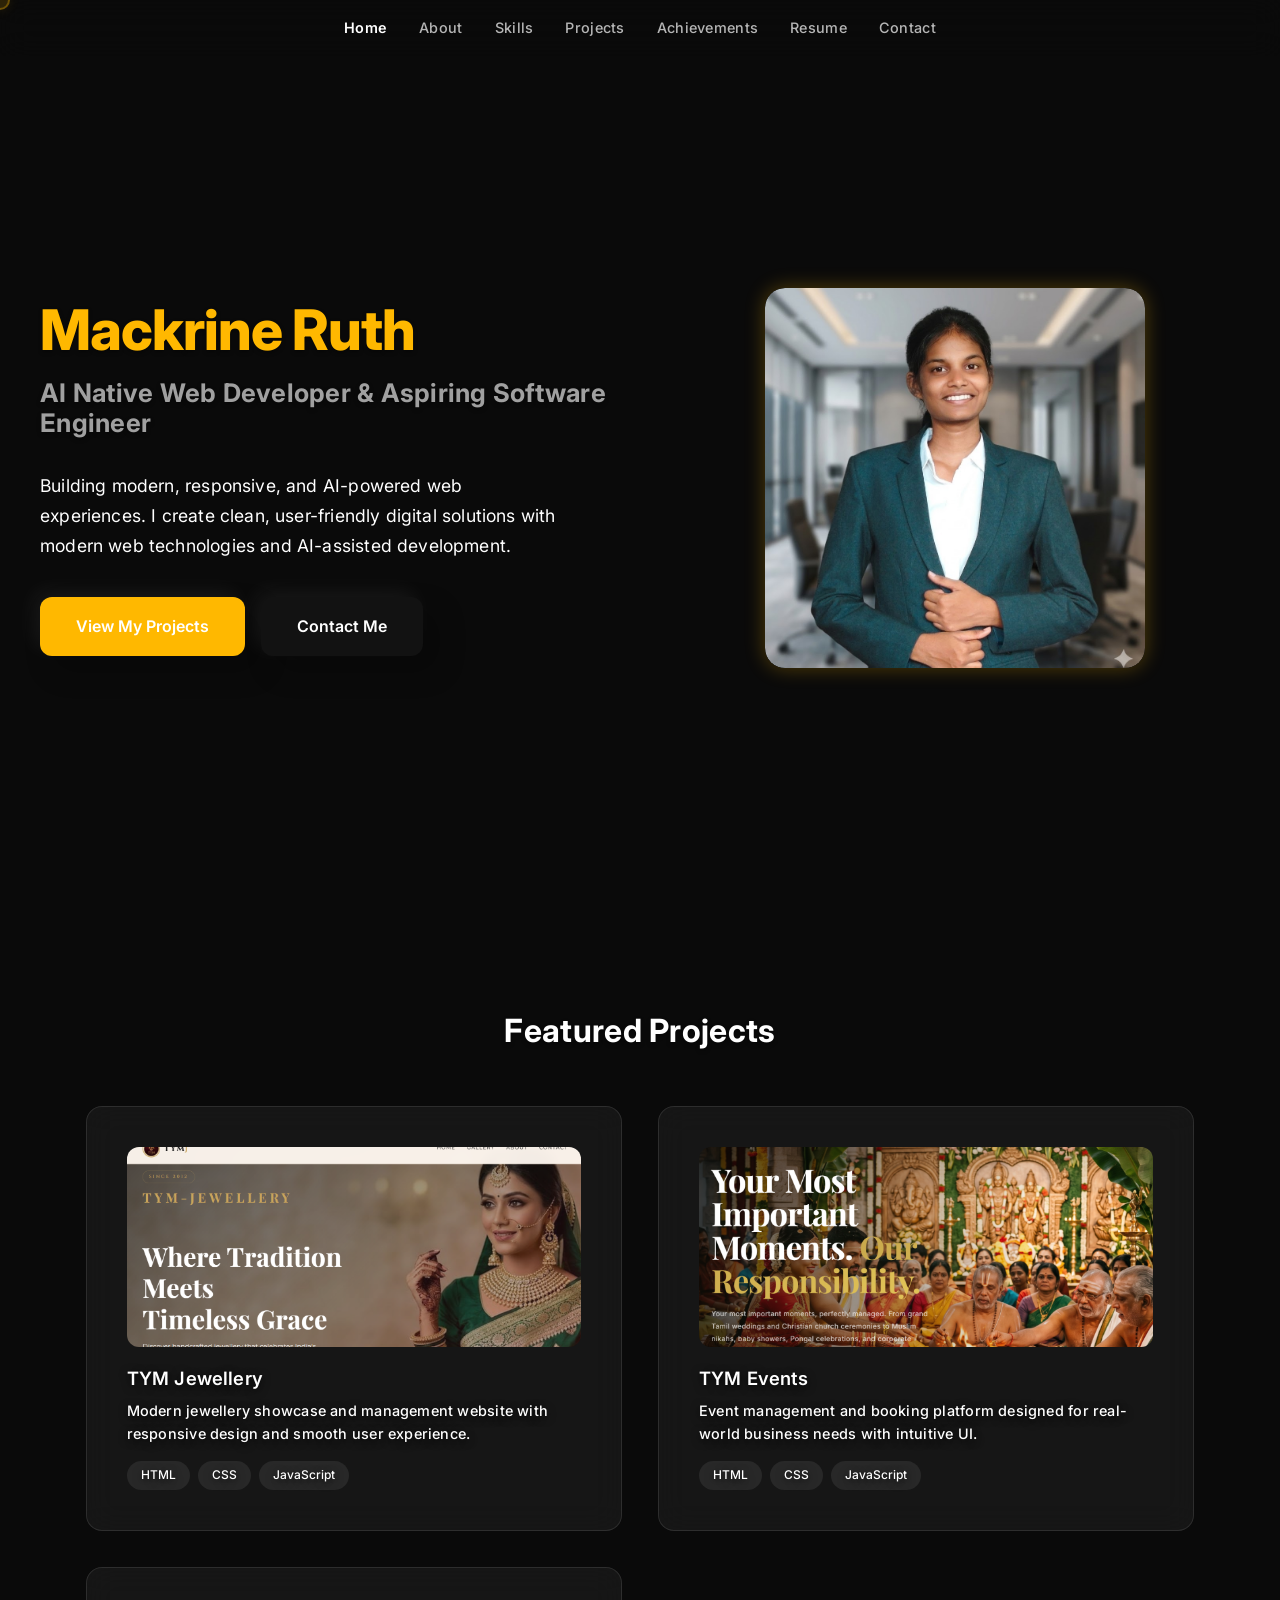
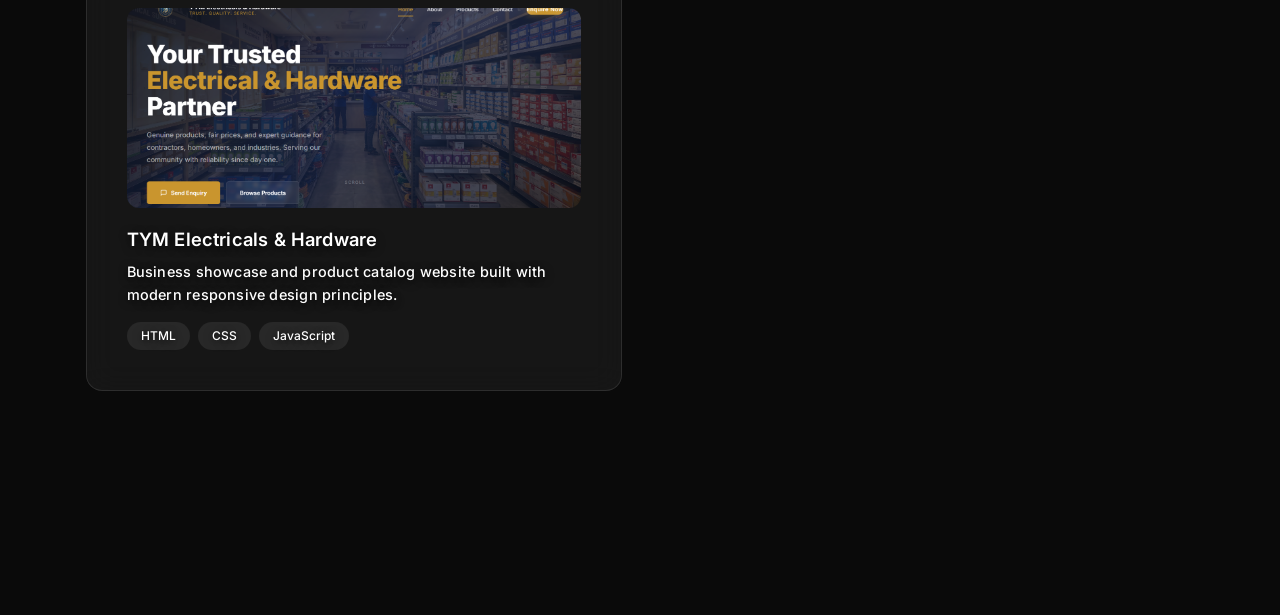
<file: index.html>
<!DOCTYPE html>
<html lang="en">
<head>
  <meta charset="UTF-8">
  <meta name="viewport" content="width=device-width, initial-scale=1.0">
  <title>Mackrine Ruth | AI Native Web Developer</title>
  <meta name="description" content="AI Native Web Developer & Aspiring Software Engineer. Building modern, responsive, and AI-powered web experiences.">
  <link rel="stylesheet" href="css/style.css">
</head>
<body>

  <!-- ====== HERO ====== -->
  <section class="hero">
    <div class="hero-content">
      <div class="hero-text fade-up">
        <h1 class="gradient-text">Mackrine Ruth</h1>
        <h2>AI Native Web Developer &amp; Aspiring Software Engineer</h2>
        <p>Building modern, responsive, and AI-powered web experiences. I create clean, user-friendly digital solutions with modern web technologies and AI-assisted development.</p>
        <div class="hero-cta">
          <a href="projects.html" class="clay-btn clay-btn-primary">View My Projects</a>
          <a href="contact.html" class="clay-btn">Contact Me</a>
        </div>
      </div>
      <div class="hero-portrait fade-up">
        <div class="portrait-frame portrait-frame-clay">
          <img src="images/portrait-main.jpeg" alt="Mackrine Ruth">
        </div>
      </div>
    </div>
  </section>

  <!-- ====== FEATURED PROJECTS ====== -->
  <section class="featured-section">
    <h2 class="fade-up">Featured Projects</h2>
    <div class="featured-grid">
      <div class="featured-card fade-up">
        <div class="card-img">
          <img src="images/project-jewellery.png" alt="TYM Jewellery Website">
        </div>
        <h3>TYM Jewellery</h3>
        <p>Modern jewellery showcase and management website with responsive design and smooth user experience.</p>
        <div class="tech-tags">
          <span class="tech-tag">HTML</span>
          <span class="tech-tag">CSS</span>
          <span class="tech-tag">JavaScript</span>
        </div>
      </div>
      <div class="featured-card fade-up">
        <div class="card-img">
          <img src="images/project-events.png" alt="TYM Events Website">
        </div>
        <h3>TYM Events</h3>
        <p>Event management and booking platform designed for real-world business needs with intuitive UI.</p>
        <div class="tech-tags">
          <span class="tech-tag">HTML</span>
          <span class="tech-tag">CSS</span>
          <span class="tech-tag">JavaScript</span>
        </div>
      </div>
      <div class="featured-card fade-up">
        <div class="card-img">
          <img src="images/project-electricals.png" alt="TYM Electricals Website">
        </div>
        <h3>TYM Electricals &amp; Hardware</h3>
        <p>Business showcase and product catalog website built with modern responsive design principles.</p>
        <div class="tech-tags">
          <span class="tech-tag">HTML</span>
          <span class="tech-tag">CSS</span>
          <span class="tech-tag">JavaScript</span>
        </div>
      </div>
    </div>
  </section>

  <nav class="nav" role="navigation" aria-label="Main navigation">
    <a href="index.html" class="nav-link">Home</a>
    <a href="about.html" class="nav-link">About</a>
    <a href="skills.html" class="nav-link">Skills</a>
    <a href="projects.html" class="nav-link">Projects</a>
    <a href="achievements.html" class="nav-link">Achievements</a>
    <a href="resume.html" class="nav-link">Resume</a>
    <a href="contact.html" class="nav-link">Contact</a>
  </nav>

  <button class="hamburger" aria-label="Toggle menu">
    <span></span>
    <span></span>
    <span></span>
  </button>

  <script src="js/main.js"></script>
</body>
</html>
</file>
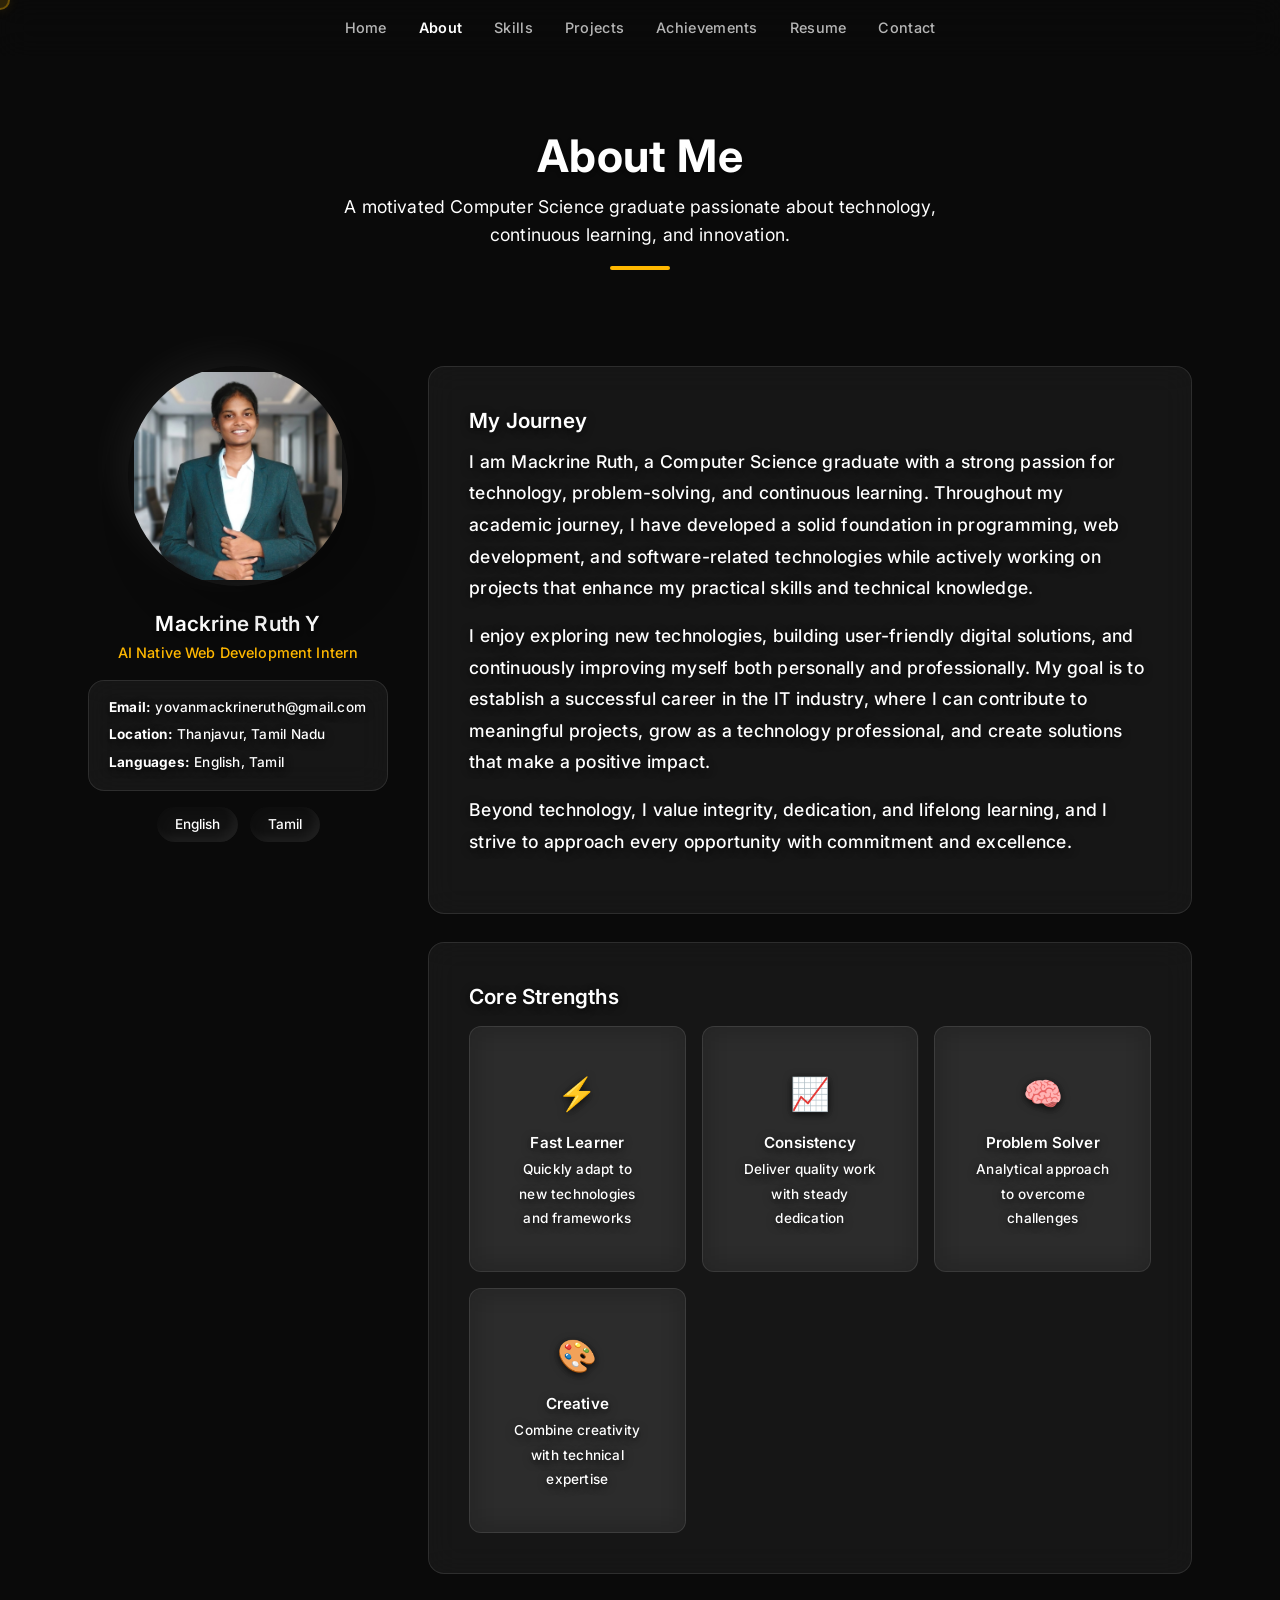
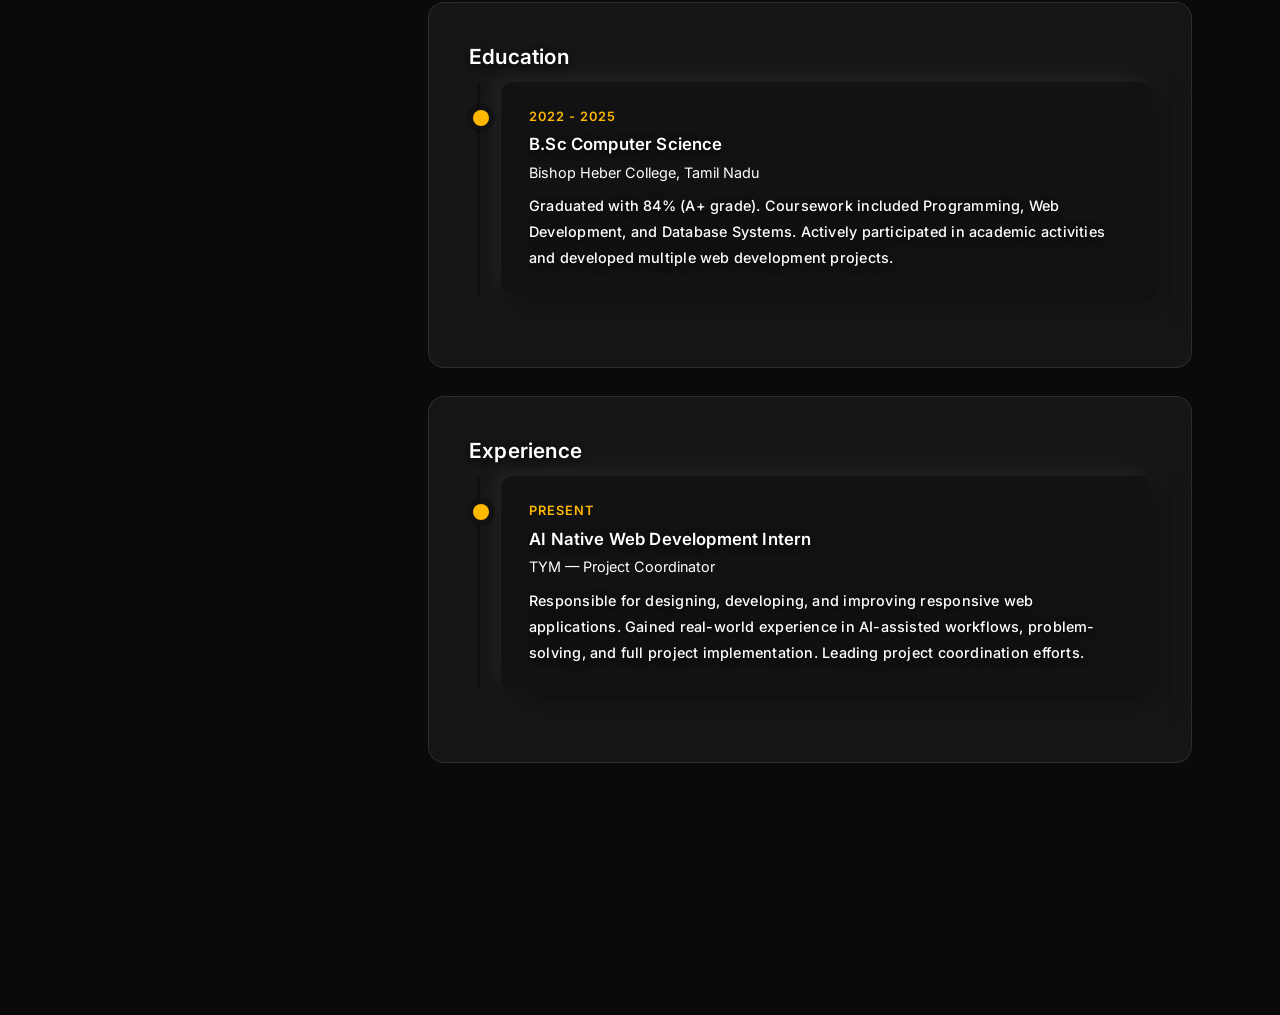
<file: about.html>
<!DOCTYPE html>
<html lang="en">
<head>
  <meta charset="UTF-8">
  <meta name="viewport" content="width=device-width, initial-scale=1.0">
  <title>About — Mackrine Ruth</title>
  <meta name="description" content="Learn more about Mackrine Ruth — a Computer Science graduate, AI Native Web Development Intern, and aspiring Software Engineer.">
  <link rel="stylesheet" href="css/style.css">
</head>
<body>

  <div class="page-header fade-up">
    <h1 class="gradient-text">About Me</h1>
    <p>A motivated Computer Science graduate passionate about technology, continuous learning, and innovation.</p>
    <div class="section-divider"></div>
  </div>

  <div class="about-grid">
    <aside class="about-sidebar fade-up">
      <div class="portrait-frame portrait-frame-clay">
        <img src="images/about-portrait.jpeg" alt="Mackrine Ruth">
      </div>
      <h3>Mackrine Ruth Y</h3>
      <p class="role">AI Native Web Development Intern</p>
      <div class="clay-card-push" style="text-align:left;padding:16px 20px;">
        <p style="font-size:0.85rem;margin-bottom:6px;"><strong>Email:</strong> yovanmackrineruth@gmail.com</p>
        <p style="font-size:0.85rem;margin-bottom:6px;"><strong>Location:</strong> Thanjavur, Tamil Nadu</p>
        <p style="font-size:0.85rem;"><strong>Languages:</strong> English, Tamil</p>
      </div>
      <div class="languages">
        <span class="lang-tag">English</span>
        <span class="lang-tag">Tamil</span>
      </div>
    </aside>

    <div class="about-content">
      <div class="clay-card fade-up">
        <h3>My Journey</h3>
        <p>I am Mackrine Ruth, a Computer Science graduate with a strong passion for technology, problem-solving, and continuous learning. Throughout my academic journey, I have developed a solid foundation in programming, web development, and software-related technologies while actively working on projects that enhance my practical skills and technical knowledge.</p>
        <p>I enjoy exploring new technologies, building user-friendly digital solutions, and continuously improving myself both personally and professionally. My goal is to establish a successful career in the IT industry, where I can contribute to meaningful projects, grow as a technology professional, and create solutions that make a positive impact.</p>
        <p>Beyond technology, I value integrity, dedication, and lifelong learning, and I strive to approach every opportunity with commitment and excellence.</p>
      </div>

      <div class="clay-card fade-up">
        <h3>Core Strengths</h3>
        <div class="strength-list">
          <div class="strength-item">
            <span class="icon">&#9889;</span>
            <h4>Fast Learner</h4>
            <p>Quickly adapt to new technologies and frameworks</p>
          </div>
          <div class="strength-item">
            <span class="icon">&#128200;</span>
            <h4>Consistency</h4>
            <p>Deliver quality work with steady dedication</p>
          </div>
          <div class="strength-item">
            <span class="icon">&#129504;</span>
            <h4>Problem Solver</h4>
            <p>Analytical approach to overcome challenges</p>
          </div>
          <div class="strength-item">
            <span class="icon">&#127912;</span>
            <h4>Creative</h4>
            <p>Combine creativity with technical expertise</p>
          </div>
        </div>
      </div>

      <!-- ====== EDUCATION TIMELINE ====== -->
      <div class="clay-card fade-up">
        <h3>Education</h3>
        <div class="timeline">
          <div class="timeline-item">
            <div class="date">2022 - 2025</div>
            <h4>B.Sc Computer Science</h4>
            <div class="sub">Bishop Heber College, Tamil Nadu</div>
            <p>Graduated with 84% (A+ grade). Coursework included Programming, Web Development, and Database Systems. Actively participated in academic activities and developed multiple web development projects.</p>
          </div>
        </div>
      </div>

      <!-- ====== EXPERIENCE TIMELINE ====== -->
      <div class="clay-card fade-up">
        <h3>Experience</h3>
        <div class="timeline">
          <div class="timeline-item">
            <div class="date">Present</div>
            <h4>AI Native Web Development Intern</h4>
            <div class="sub">TYM — Project Coordinator</div>
            <p>Responsible for designing, developing, and improving responsive web applications. Gained real-world experience in AI-assisted workflows, problem-solving, and full project implementation. Leading project coordination efforts.</p>
          </div>
        </div>
      </div>
    </div>
  </div>

  <nav class="nav" role="navigation" aria-label="Main navigation">
    <a href="index.html" class="nav-link">Home</a>
    <a href="about.html" class="nav-link">About</a>
    <a href="skills.html" class="nav-link">Skills</a>
    <a href="projects.html" class="nav-link">Projects</a>
    <a href="achievements.html" class="nav-link">Achievements</a>
    <a href="resume.html" class="nav-link">Resume</a>
    <a href="contact.html" class="nav-link">Contact</a>
  </nav>

  <button class="hamburger" aria-label="Toggle menu">
    <span></span>
    <span></span>
    <span></span>
  </button>

  <script src="js/main.js"></script>
</body>
</html>
</file>
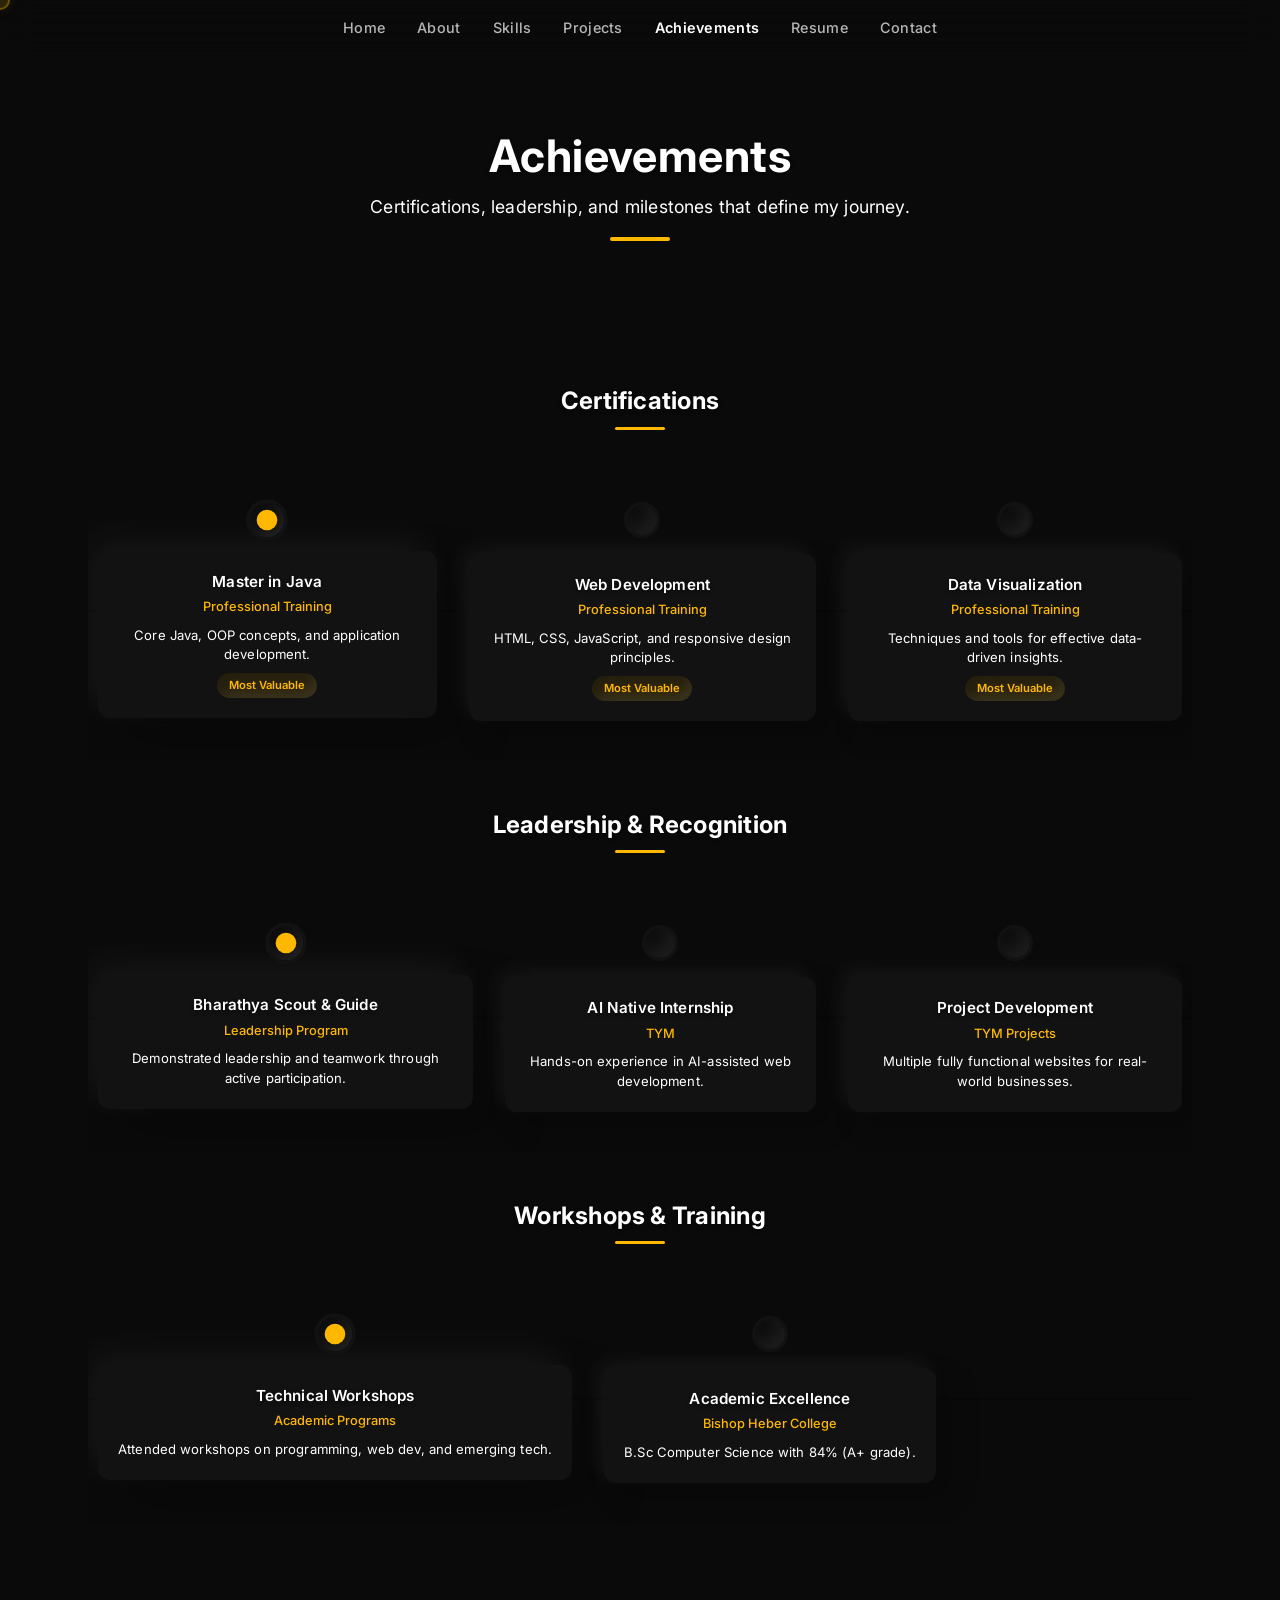
<file: achievements.html>
<!DOCTYPE html>
<html lang="en">
<head>
  <meta charset="UTF-8">
  <meta name="viewport" content="width=device-width, initial-scale=1.0">
  <title>Achievements — Mackrine Ruth</title>
  <meta name="description" content="Certifications, leadership, and achievements of Mackrine Ruth.">
  <link rel="stylesheet" href="css/style.css">
</head>
<body>

  <div class="page-header fade-up">
    <h1 class="gradient-text">Achievements</h1>
    <p>Certifications, leadership, and milestones that define my journey.</p>
    <div class="section-divider"></div>
  </div>

  <div class="achievements-wrapper">

    <!-- ====== CERTIFICATIONS ====== -->
    <div class="ach-section-title fade-up">
      <h3>Certifications</h3>
      <div class="divider"></div>
    </div>

    <div class="timeline-horizontal fade-up">
      <div class="timeline-track">
        <div class="timeline-node active">
          <div class="timeline-dot"></div>
          <div class="timeline-content">
            <h4>Master in Java</h4>
            <div class="ach-issuer">Professional Training</div>
            <p>Core Java, OOP concepts, and application development.</p>
            <span class="ach-badge">Most Valuable</span>
          </div>
        </div>
        <div class="timeline-node">
          <div class="timeline-dot"></div>
          <div class="timeline-content">
            <h4>Web Development</h4>
            <div class="ach-issuer">Professional Training</div>
            <p>HTML, CSS, JavaScript, and responsive design principles.</p>
            <span class="ach-badge">Most Valuable</span>
          </div>
        </div>
        <div class="timeline-node">
          <div class="timeline-dot"></div>
          <div class="timeline-content">
            <h4>Data Visualization</h4>
            <div class="ach-issuer">Professional Training</div>
            <p>Techniques and tools for effective data-driven insights.</p>
            <span class="ach-badge">Most Valuable</span>
          </div>
        </div>
      </div>
    </div>

    <!-- ====== LEADERSHIP & RECOGNITION ====== -->
    <div class="ach-section-title fade-up">
      <h3>Leadership &amp; Recognition</h3>
      <div class="divider"></div>
    </div>

    <div class="timeline-horizontal fade-up">
      <div class="timeline-track">
        <div class="timeline-node active">
          <div class="timeline-dot"></div>
          <div class="timeline-content">
            <h4>Bharathya Scout &amp; Guide</h4>
            <div class="ach-issuer">Leadership Program</div>
            <p>Demonstrated leadership and teamwork through active participation.</p>
          </div>
        </div>
        <div class="timeline-node">
          <div class="timeline-dot"></div>
          <div class="timeline-content">
            <h4>AI Native Internship</h4>
            <div class="ach-issuer">TYM</div>
            <p>Hands-on experience in AI-assisted web development.</p>
          </div>
        </div>
        <div class="timeline-node">
          <div class="timeline-dot"></div>
          <div class="timeline-content">
            <h4>Project Development</h4>
            <div class="ach-issuer">TYM Projects</div>
            <p>Multiple fully functional websites for real-world businesses.</p>
          </div>
        </div>
      </div>
    </div>

    <!-- ====== WORKSHOPS & TRAINING ====== -->
    <div class="ach-section-title fade-up">
      <h3>Workshops &amp; Training</h3>
      <div class="divider"></div>
    </div>

    <div class="timeline-horizontal fade-up">
      <div class="timeline-track">
        <div class="timeline-node active">
          <div class="timeline-dot"></div>
          <div class="timeline-content">
            <h4>Technical Workshops</h4>
            <div class="ach-issuer">Academic Programs</div>
            <p>Attended workshops on programming, web dev, and emerging tech.</p>
          </div>
        </div>
        <div class="timeline-node">
          <div class="timeline-dot"></div>
          <div class="timeline-content">
            <h4>Academic Excellence</h4>
            <div class="ach-issuer">Bishop Heber College</div>
            <p>B.Sc Computer Science with 84% (A+ grade).</p>
          </div>
        </div>
      </div>
    </div>

  </div>

  <nav class="nav" role="navigation" aria-label="Main navigation">
    <a href="index.html" class="nav-link">Home</a>
    <a href="about.html" class="nav-link">About</a>
    <a href="skills.html" class="nav-link">Skills</a>
    <a href="projects.html" class="nav-link">Projects</a>
    <a href="achievements.html" class="nav-link">Achievements</a>
    <a href="resume.html" class="nav-link">Resume</a>
    <a href="contact.html" class="nav-link">Contact</a>
  </nav>

  <button class="hamburger" aria-label="Toggle menu">
    <span></span>
    <span></span>
    <span></span>
  </button>

  <script src="js/main.js"></script>
</body>
</html>
</file>
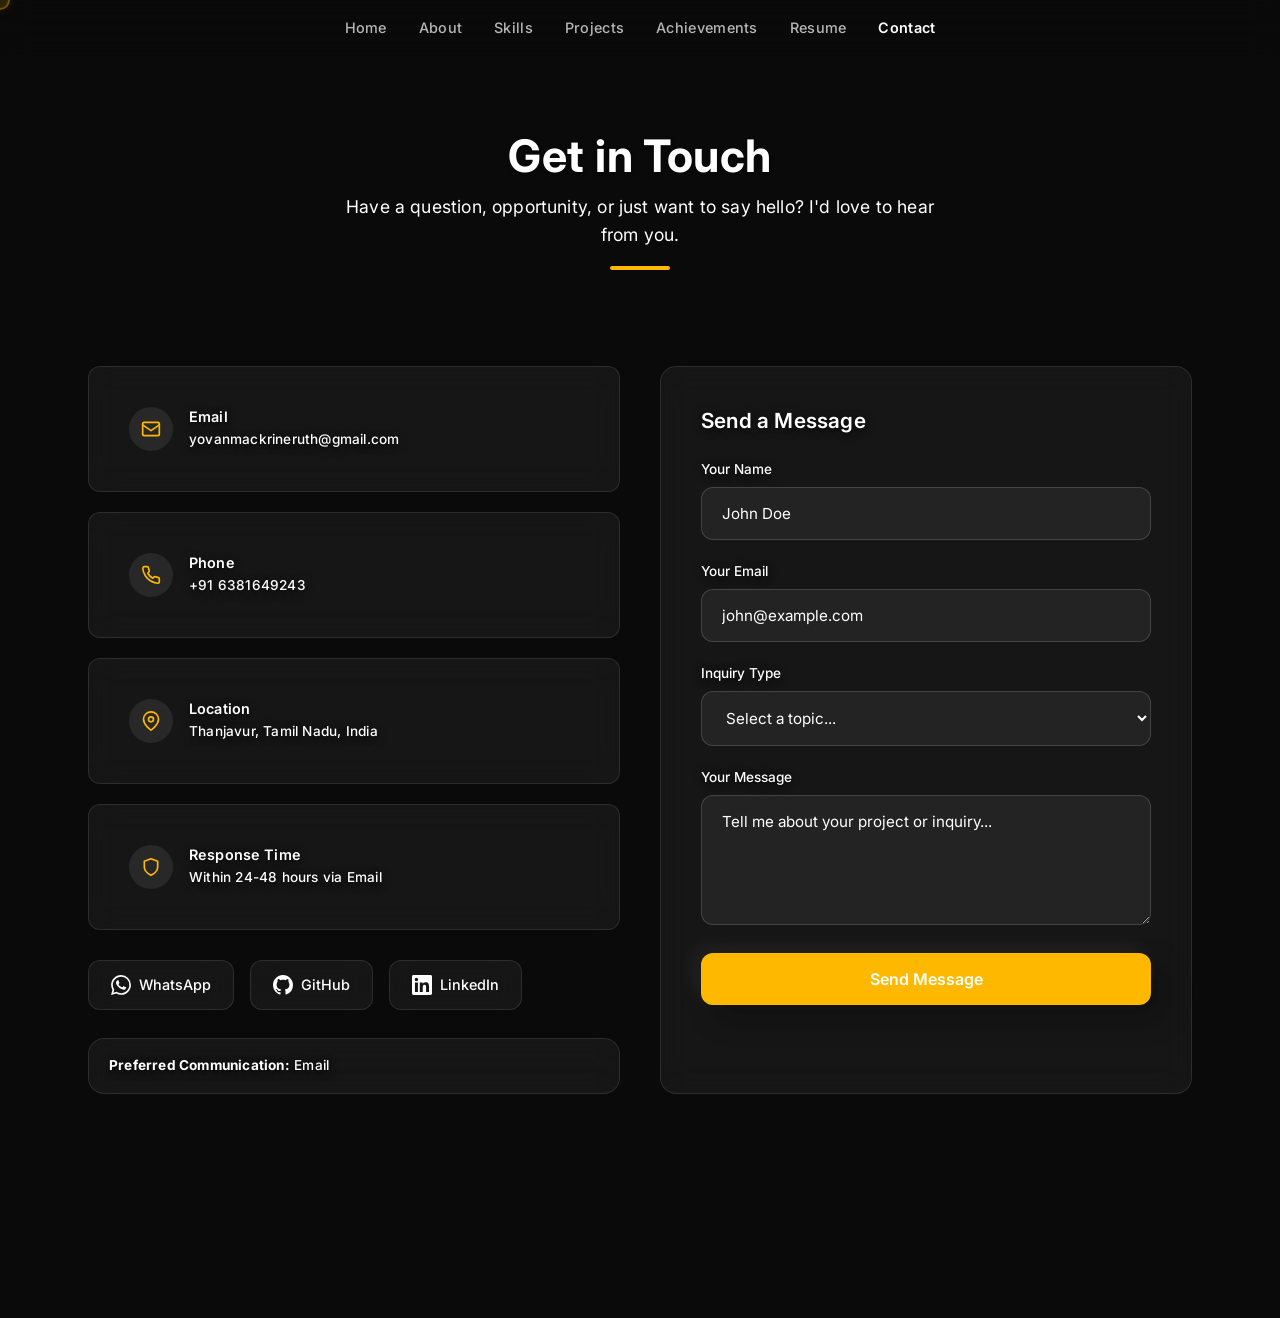
<file: contact.html>
<!DOCTYPE html>
<html lang="en">
<head>
  <meta charset="UTF-8">
  <meta name="viewport" content="width=device-width, initial-scale=1.0">
  <title>Contact — Mackrine Ruth</title>
  <meta name="description" content="Get in touch with Mackrine Ruth for opportunities, collaborations, or inquiries.">
  <link rel="stylesheet" href="css/style.css">
</head>
<body>

  <div class="page-header fade-up">
    <h1 class="gradient-text">Get in Touch</h1>
    <p>Have a question, opportunity, or just want to say hello? I'd love to hear from you.</p>
    <div class="section-divider"></div>
  </div>

  <div class="contact-grid">
    <div class="contact-info fade-up">

      <div class="contact-info-card">
        <div class="ci-icon">
          <svg width="20" height="20" viewBox="0 0 24 24" fill="none" stroke="currentColor" stroke-width="2" stroke-linecap="round" stroke-linejoin="round">
            <rect x="2" y="4" width="20" height="16" rx="2"/>
            <path d="M22 7l-10 7L2 7"/>
          </svg>
        </div>
        <div class="ci-text">
          <h4>Email</h4>
          <p>yovanmackrineruth@gmail.com</p>
        </div>
      </div>

      <div class="contact-info-card">
        <div class="ci-icon">
          <svg width="20" height="20" viewBox="0 0 24 24" fill="none" stroke="currentColor" stroke-width="2" stroke-linecap="round" stroke-linejoin="round">
            <path d="M22 16.92v3a2 2 0 01-2.18 2 19.79 19.79 0 01-8.63-3.07 19.5 19.5 0 01-6-6 19.79 19.79 0 01-3.07-8.67A2 2 0 014.11 2h3a2 2 0 012 1.72 12.84 12.84 0 00.7 2.81 2 2 0 01-.45 2.11L8.09 9.91a16 16 0 006 6l1.27-1.27a2 2 0 012.11-.45 12.84 12.84 0 002.81.7A2 2 0 0122 16.92z"/>
          </svg>
        </div>
        <div class="ci-text">
          <h4>Phone</h4>
          <p>+91 6381649243</p>
        </div>
      </div>

      <div class="contact-info-card">
        <div class="ci-icon">
          <svg width="20" height="20" viewBox="0 0 24 24" fill="none" stroke="currentColor" stroke-width="2" stroke-linecap="round" stroke-linejoin="round">
            <path d="M21 10c0 7-9 13-9 13s-9-6-9-13a9 9 0 0118 0z"/>
            <circle cx="12" cy="10" r="3"/>
          </svg>
        </div>
        <div class="ci-text">
          <h4>Location</h4>
          <p>Thanjavur, Tamil Nadu, India</p>
        </div>
      </div>

      <div class="contact-info-card">
        <div class="ci-icon">
          <svg width="20" height="20" viewBox="0 0 24 24" fill="none" stroke="currentColor" stroke-width="2" stroke-linecap="round" stroke-linejoin="round">
            <path d="M12 22s8-4 8-10V5l-8-3-8 3v7c0 6 8 10 8 10z"/>
          </svg>
        </div>
        <div class="ci-text">
          <h4>Response Time</h4>
          <p>Within 24-48 hours via Email</p>
        </div>
      </div>

      <div class="contact-social">
        <a href="https://wa.me/916381649243" target="_blank" rel="noopener noreferrer">
          <svg width="20" height="20" viewBox="0 0 24 24" fill="currentColor">
            <path d="M17.472 14.382c-.297-.149-1.758-.867-2.03-.967-.273-.099-.471-.148-.67.15-.197.297-.767.966-.94 1.164-.173.199-.347.223-.644.075-.297-.15-1.255-.463-2.39-1.475-.883-.788-1.48-1.761-1.653-2.059-.173-.297-.018-.458.13-.606.134-.133.298-.347.446-.52.149-.174.198-.298.298-.497.099-.198.05-.371-.025-.52-.075-.149-.669-1.612-.916-2.207-.242-.579-.487-.5-.669-.51-.173-.008-.371-.01-.57-.01-.198 0-.52.074-.792.372-.272.297-1.04 1.016-1.04 2.479 0 1.462 1.065 2.875 1.213 3.074.149.198 2.096 3.2 5.077 4.487.709.306 1.262.489 1.694.625.712.227 1.36.195 1.871.118.571-.085 1.758-.719 2.006-1.413.248-.694.248-1.289.173-1.413-.074-.124-.272-.198-.57-.347m-5.421 7.403h-.004a9.87 9.87 0 01-5.031-1.378l-.361-.214-3.741.982.998-3.648-.235-.374a9.86 9.86 0 01-1.51-5.26c.001-5.45 4.436-9.884 9.888-9.884 2.64 0 5.122 1.03 6.988 2.898a9.825 9.825 0 012.893 6.994c-.003 5.45-4.437 9.884-9.885 9.884m8.413-18.297A11.815 11.815 0 0012.05 0C5.495 0 .16 5.335.157 11.892c0 2.096.547 4.142 1.588 5.945L.057 24l6.305-1.654a11.882 11.882 0 005.683 1.448h.005c6.554 0 11.89-5.335 11.893-11.893a11.821 11.821 0 00-3.48-8.413z"/>
          </svg>
          WhatsApp
        </a>
        <a href="https://github.com/macky-2004" target="_blank" rel="noopener noreferrer">
          <svg viewBox="0 0 16 16" fill="currentColor" width="20" height="20">
            <path d="M8 0C3.58 0 0 3.58 0 8c0 3.54 2.29 6.53 5.47 7.59.4.07.55-.17.55-.38 0-.19-.01-.82-.01-1.49-2.01.37-2.53-.49-2.69-.94-.09-.23-.48-.94-.82-1.13-.28-.15-.68-.52-.01-.53.63-.01 1.08.58 1.23.82.72 1.21 1.87.87 2.33.66.07-.52.28-.87.51-1.07-1.78-.2-3.64-.89-3.64-3.95 0-.87.31-1.59.82-2.15-.08-.2-.36-1.02.08-2.12 0 0 .67-.21 2.2.82.64-.18 1.32-.27 2-.27.68 0 1.36.09 2 .27 1.53-1.04 2.2-.82 2.2-.82.44 1.1.16 1.92.08 2.12.51.56.82 1.27.82 2.15 0 3.07-1.87 3.75-3.65 3.95.29.25.54.73.54 1.48 0 1.07-.01 1.93-.01 2.2 0 .21.15.46.55.38A8.013 8.013 0 0016 8c0-4.42-3.58-8-8-8z"/>
          </svg>
          GitHub
        </a>
        <a href="https://www.linkedin.com/in/mackrine-ruth-5611002bb/" target="_blank" rel="noopener noreferrer">
          <svg viewBox="0 0 24 24" fill="currentColor" width="20" height="20">
            <path d="M20.447 20.452h-3.554v-5.569c0-1.328-.027-3.037-1.852-3.037-1.853 0-2.136 1.445-2.136 2.939v5.667H9.351V9h3.414v1.561h.046c.477-.9 1.637-1.85 3.37-1.85 3.601 0 4.267 2.37 4.267 5.455v6.286zM5.337 7.433a2.062 2.062 0 01-2.063-2.065 2.064 2.064 0 112.063 2.065zm1.782 13.019H3.555V9h3.564v11.452zM22.225 0H1.771C.792 0 0 .774 0 1.729v20.542C0 23.227.792 24 1.771 24h20.451C23.2 24 24 23.227 24 22.271V1.729C24 .774 23.2 0 22.222 0h.003z"/>
          </svg>
          LinkedIn
        </a>
      </div>

      <div class="clay-card-push" style="padding:16px 20px;margin-top:8px;">
        <p style="font-size:0.85rem;color:var(--text-muted);margin-bottom:0;">
          <strong style="color:var(--text-secondary);">Preferred Communication:</strong> Email
        </p>
      </div>
    </div>

    <div class="contact-form fade-up">
      <h3>Send a Message</h3>
      <form id="contactForm">
        <div class="form-group">
          <label for="name">Your Name</label>
          <input type="text" id="name" name="name" placeholder="John Doe" required>
        </div>
        <div class="form-group">
          <label for="email">Your Email</label>
          <input type="email" id="email" name="email" placeholder="john@example.com" required>
        </div>
        <div class="form-group">
          <label for="inquiryType">Inquiry Type</label>
          <select id="inquiryType" name="inquiryType">
            <option value="">Select a topic...</option>
            <option value="job">Job Opportunity</option>
            <option value="freelance">Freelance Project</option>
            <option value="collaboration">Collaboration</option>
            <option value="general">General Inquiry</option>
          </select>
        </div>
        <div class="form-group">
          <label for="message">Your Message</label>
          <textarea id="message" name="message" placeholder="Tell me about your project or inquiry..." required></textarea>
        </div>
        <button type="submit" class="clay-btn clay-btn-primary" style="width:100%;justify-content:center;">
          Send Message
        </button>
      </form>
    </div>
  </div>

  <nav class="nav" role="navigation" aria-label="Main navigation">
    <a href="index.html" class="nav-link">Home</a>
    <a href="about.html" class="nav-link">About</a>
    <a href="skills.html" class="nav-link">Skills</a>
    <a href="projects.html" class="nav-link">Projects</a>
    <a href="achievements.html" class="nav-link">Achievements</a>
    <a href="resume.html" class="nav-link">Resume</a>
    <a href="contact.html" class="nav-link">Contact</a>
  </nav>

  <button class="hamburger" aria-label="Toggle menu">
    <span></span>
    <span></span>
    <span></span>
  </button>

  <script src="js/main.js"></script>
</body>
</html>
</file>
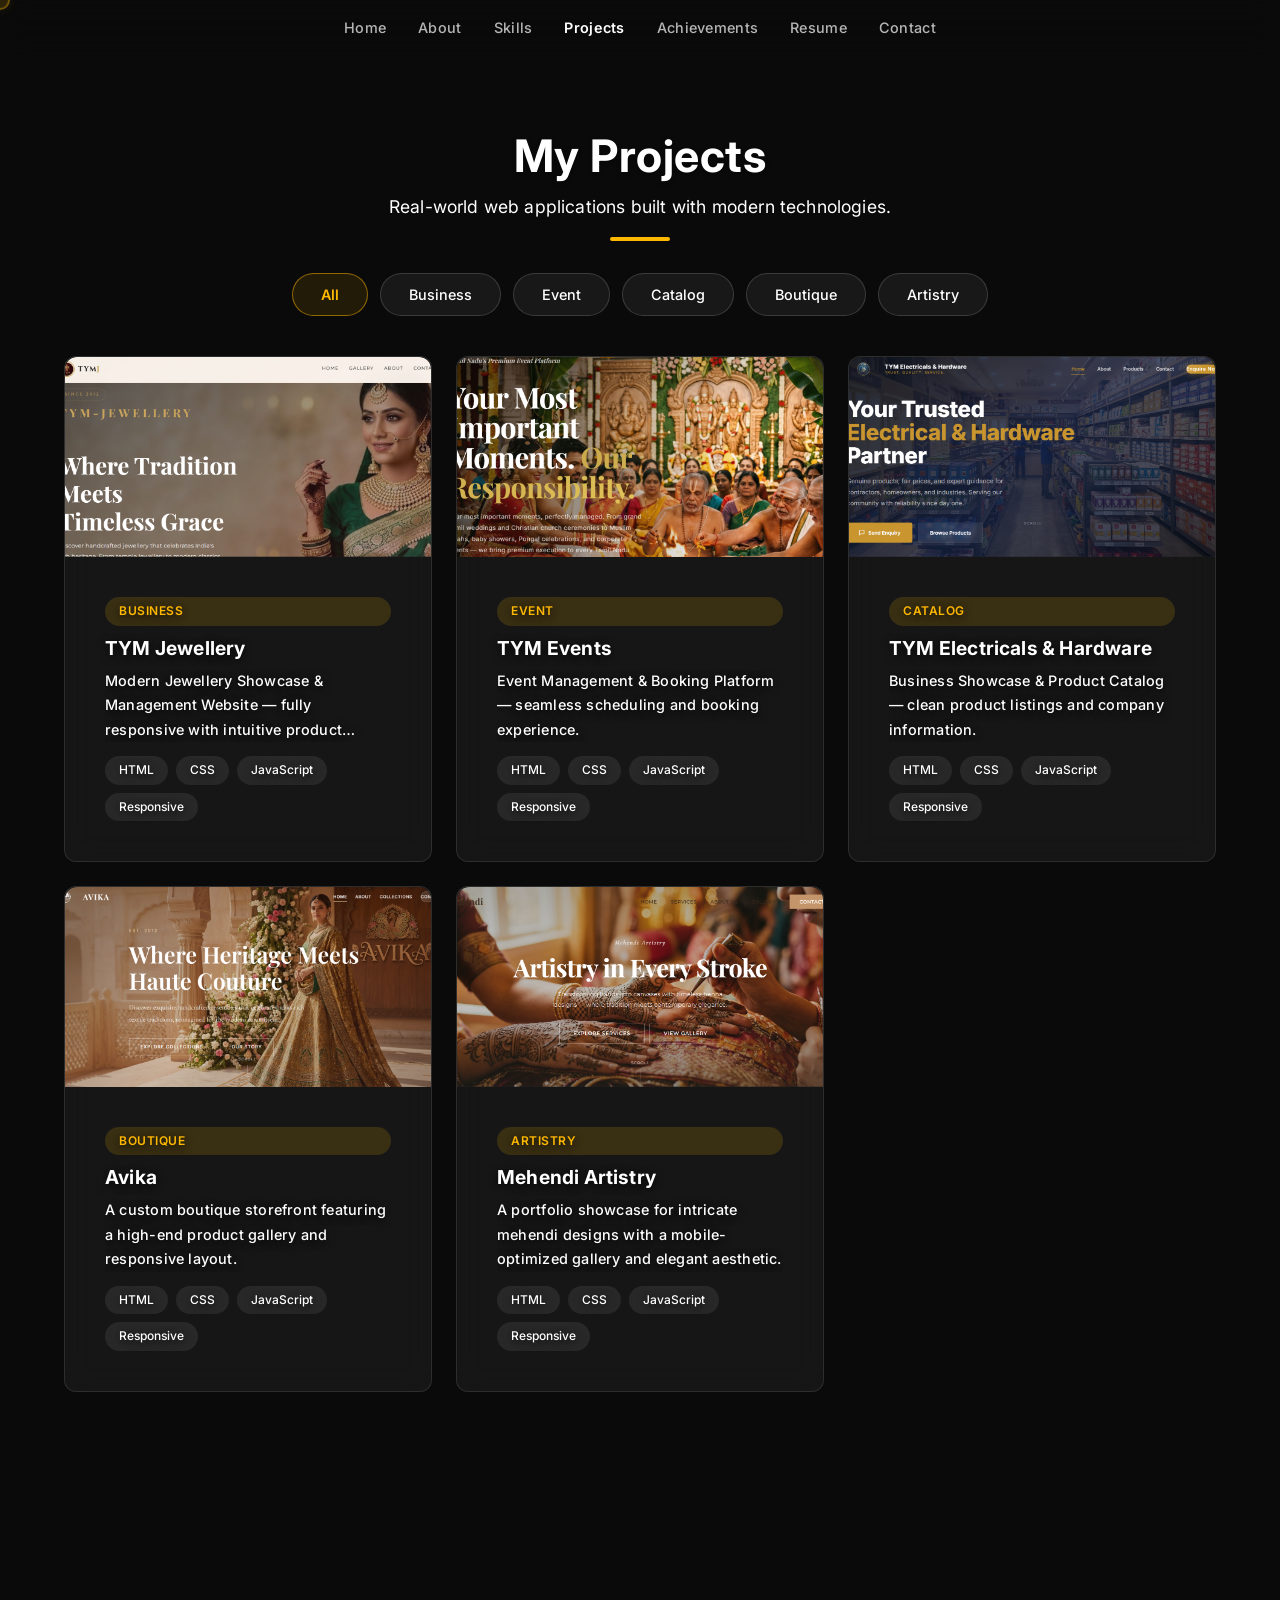
<file: projects.html>
<!DOCTYPE html>
<html lang="en">
<head>
  <meta charset="UTF-8">
  <meta name="viewport" content="width=device-width, initial-scale=1.0">
  <title>Projects — Mackrine Ruth</title>
  <meta name="description" content="Showcase of web development projects by Mackrine Ruth — TYM Jewellery, TYM Events, TYM Electricals.">
  <link rel="stylesheet" href="css/style.css">
</head>
<body>

  <div class="page-header fade-up">
    <h1 class="gradient-text">My Projects</h1>
    <p>Real-world web applications built with modern technologies.</p>
    <div class="section-divider"></div>
  </div>

  <!-- ====== FILTER BAR ====== -->
  <div class="filter-bar fade-up">
    <button class="filter-btn active" data-filter="all">All</button>
    <button class="filter-btn" data-filter="business">Business</button>
    <button class="filter-btn" data-filter="event">Event</button>
    <button class="filter-btn" data-filter="catalog">Catalog</button>
    <button class="filter-btn" data-filter="boutique">Boutique</button>
    <button class="filter-btn" data-filter="artistry">Artistry</button>
  </div>

  <!-- ====== PROJECTS GRID ====== -->
  <div class="projects-grid">

    <div class="project-card fade-up" data-category="business">
      <div class="image-wrapper" style="width: 100%; height: 200px; overflow: hidden; border-radius: 12px 12px 0 0;">
        <img src="images/project-jewellery.png" onerror="this.onerror=null;this.src='images/project-jewellery.jpg';" style="width: 100%; height: 100%; object-fit: cover;">
      </div>
      <div class="project-body">
        <span class="category-badge">Business</span>
        <h3>TYM Jewellery</h3>
        <p>Modern Jewellery Showcase &amp; Management Website — fully responsive with intuitive product browsing.</p>
        <div class="tech-tags">
          <span class="tech-tag">HTML</span>
          <span class="tech-tag">CSS</span>
          <span class="tech-tag">JavaScript</span>
          <span class="tech-tag">Responsive</span>
        </div>
      </div>
      <div class="project-overlay">
        <a href="https://tym-jewels.vercel.app/" target="_blank" rel="noopener noreferrer" class="clay-btn clay-btn-primary">Live Demo</a>
        <a href="https://github.com/macky-2004/TYM-Jewels" target="_blank" rel="noopener noreferrer" class="clay-btn">GitHub</a>
      </div>
    </div>

    <div class="project-card fade-up" data-category="event">
      <div class="image-wrapper" style="width: 100%; height: 200px; overflow: hidden; border-radius: 12px 12px 0 0;">
        <img src="images/project-events.png" onerror="this.onerror=null;this.src='images/project-events.jpg';" style="width: 100%; height: 100%; object-fit: cover;">
      </div>
      <div class="project-body">
        <span class="category-badge">Event</span>
        <h3>TYM Events</h3>
        <p>Event Management &amp; Booking Platform — seamless scheduling and booking experience.</p>
        <div class="tech-tags">
          <span class="tech-tag">HTML</span>
          <span class="tech-tag">CSS</span>
          <span class="tech-tag">JavaScript</span>
          <span class="tech-tag">Responsive</span>
        </div>
      </div>
      <div class="project-overlay">
        <a href="https://tym-events-xi.vercel.app/" target="_blank" rel="noopener noreferrer" class="clay-btn clay-btn-primary">Live Demo</a>
        <a href="https://github.com/macky-2004/TYM-Events" target="_blank" rel="noopener noreferrer" class="clay-btn">GitHub</a>
      </div>
    </div>

    <div class="project-card fade-up" data-category="catalog">
      <div class="image-wrapper" style="width: 100%; height: 200px; overflow: hidden; border-radius: 12px 12px 0 0;">
        <img src="images/project-electricals.png" onerror="this.onerror=null;this.src='images/project-electricals.jpg';" style="width: 100%; height: 100%; object-fit: cover;">
      </div>
      <div class="project-body">
        <span class="category-badge">Catalog</span>
        <h3>TYM Electricals &amp; Hardware</h3>
        <p>Business Showcase &amp; Product Catalog — clean product listings and company information.</p>
        <div class="tech-tags">
          <span class="tech-tag">HTML</span>
          <span class="tech-tag">CSS</span>
          <span class="tech-tag">JavaScript</span>
          <span class="tech-tag">Responsive</span>
        </div>
      </div>
      <div class="project-overlay">
        <a href="https://tym-hardware.vercel.app/" target="_blank" rel="noopener noreferrer" class="clay-btn clay-btn-primary">Live Demo</a>
        <a href="https://github.com/macky-2004/TYM-Hardware" target="_blank" rel="noopener noreferrer" class="clay-btn">GitHub</a>
      </div>
    </div>

    <div class="project-card fade-up" data-category="boutique">
      <div class="image-wrapper" style="width: 100%; height: 200px; overflow: hidden; border-radius: 12px 12px 0 0;">
        <img src="images/project-avika.png" onerror="this.onerror=null;this.src='images/project-avika.jpg';" style="width: 100%; height: 100%; object-fit: cover;">
      </div>
      <div class="project-body">
        <span class="category-badge">Boutique</span>
        <h3>Avika</h3>
        <p>A custom boutique storefront featuring a high-end product gallery and responsive layout.</p>
        <div class="tech-tags">
          <span class="tech-tag">HTML</span>
          <span class="tech-tag">CSS</span>
          <span class="tech-tag">JavaScript</span>
          <span class="tech-tag">Responsive</span>
        </div>
      </div>
      <div class="project-overlay">
        <a href="https://boutique-phi-khaki.vercel.app/" target="_blank" rel="noopener noreferrer" class="clay-btn clay-btn-primary">Live Demo</a>
        <a href="https://github.com/macky-2004/boutique" target="_blank" rel="noopener noreferrer" class="clay-btn">GitHub</a>
      </div>
    </div>

    <div class="project-card fade-up" data-category="artistry">
      <div class="image-wrapper" style="width: 100%; height: 200px; overflow: hidden; border-radius: 12px 12px 0 0;">
        <img src="images/project-mehendi.png" onerror="this.onerror=null;this.src='images/project-mehendi.jpg';" style="width: 100%; height: 100%; object-fit: cover;">
      </div>
      <div class="project-body">
        <span class="category-badge">Artistry</span>
        <h3>Mehendi Artistry</h3>
        <p>A portfolio showcase for intricate mehendi designs with a mobile-optimized gallery and elegant aesthetic.</p>
        <div class="tech-tags">
          <span class="tech-tag">HTML</span>
          <span class="tech-tag">CSS</span>
          <span class="tech-tag">JavaScript</span>
          <span class="tech-tag">Responsive</span>
        </div>
      </div>
      <div class="project-overlay">
        <a href="https://mehendi-gamma.vercel.app/" target="_blank" rel="noopener noreferrer" class="clay-btn clay-btn-primary">Live Demo</a>
        <a href="https://github.com/macky-2004/mehendi" target="_blank" rel="noopener noreferrer" class="clay-btn">GitHub</a>
      </div>
    </div>

  </div>

  <nav class="nav" role="navigation" aria-label="Main navigation">
    <a href="index.html" class="nav-link">Home</a>
    <a href="about.html" class="nav-link">About</a>
    <a href="skills.html" class="nav-link">Skills</a>
    <a href="projects.html" class="nav-link">Projects</a>
    <a href="achievements.html" class="nav-link">Achievements</a>
    <a href="resume.html" class="nav-link">Resume</a>
    <a href="contact.html" class="nav-link">Contact</a>
  </nav>

  <button class="hamburger" aria-label="Toggle menu">
    <span></span>
    <span></span>
    <span></span>
  </button>

  <script src="js/main.js"></script>
</body>
</html>
</file>
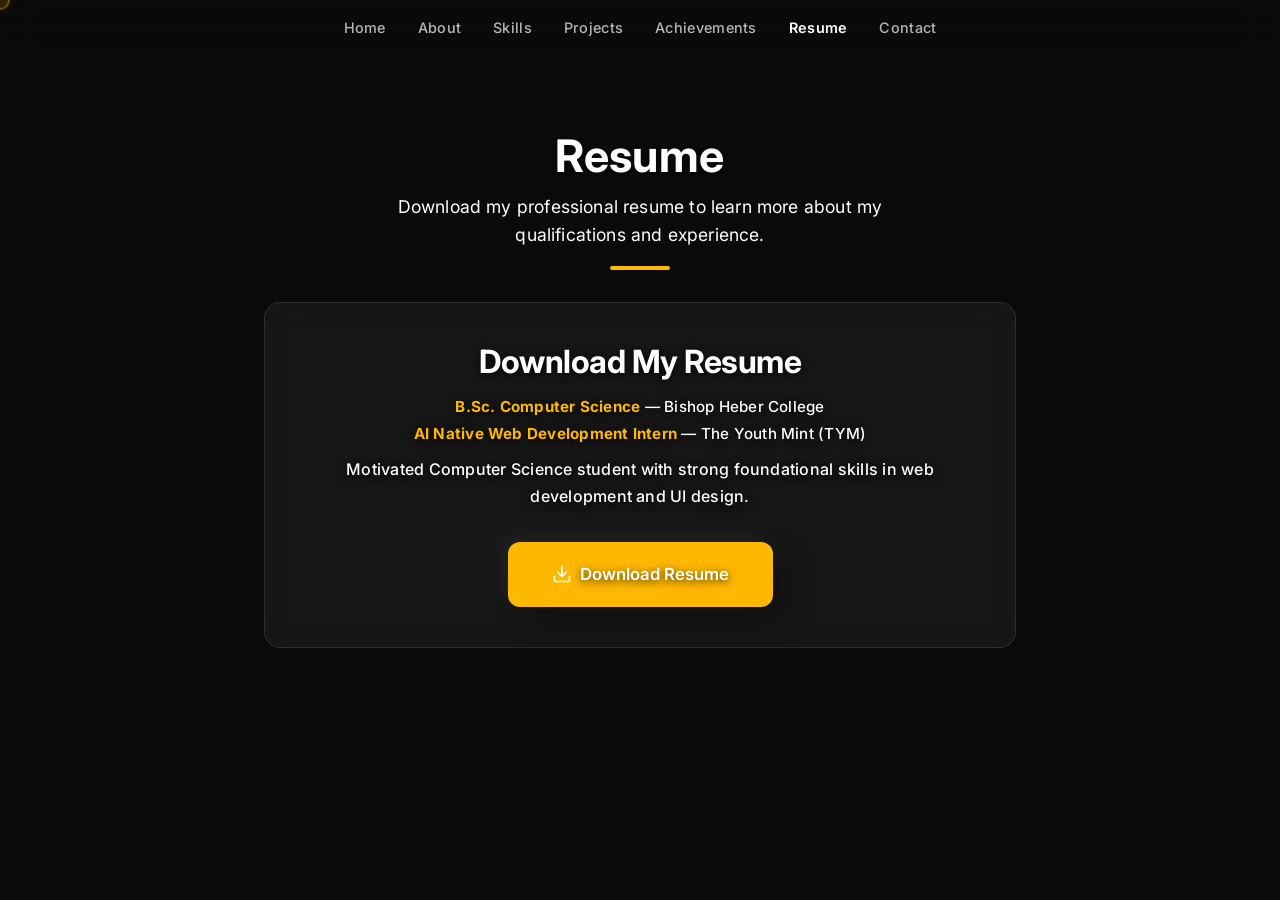
<file: resume.html>
<!DOCTYPE html>
<html lang="en">
<head>
  <meta charset="UTF-8">
  <meta name="viewport" content="width=device-width, initial-scale=1.0">
  <title>Resume — Mackrine Ruth</title>
  <meta name="description" content="Download the professional resume of Mackrine Ruth — AI Native Web Developer.">
  <link rel="stylesheet" href="css/style.css">
</head>
<body>

  <div class="page-header fade-up">
    <h1 class="gradient-text">Resume</h1>
    <p>Download my professional resume to learn more about my qualifications and experience.</p>
    <div class="section-divider"></div>
  </div>

  <section class="resume-section fade-up" style="margin-bottom:0;">
    <div class="resume-card">
      <h2>Download My Resume</h2>
      <p class="credentials">
        <strong>B.Sc. Computer Science</strong> — Bishop Heber College<br>
        <strong>AI Native Web Development Intern</strong> — The Youth Mint (TYM)
      </p>
      <p class="resume-desc">Motivated Computer Science student with strong foundational skills in web development and UI design.</p>
      <a href="Mackrine_Ruth_ATS_Professional_Resume (2).docx" class="clay-btn clay-btn-primary" download target="_blank" rel="noopener noreferrer">
        <svg viewBox="0 0 24 24" fill="none" stroke="currentColor" stroke-width="2" stroke-linecap="round" stroke-linejoin="round">
          <path d="M21 15v4a2 2 0 01-2 2H5a2 2 0 01-2-2v-4"/>
          <polyline points="7 10 12 15 17 10"/>
          <line x1="12" y1="15" x2="12" y2="3"/>
        </svg>
        Download Resume
      </a>
    </div>
  </section>

  <nav class="nav" role="navigation" aria-label="Main navigation">
    <a href="index.html" class="nav-link">Home</a>
    <a href="about.html" class="nav-link">About</a>
    <a href="skills.html" class="nav-link">Skills</a>
    <a href="projects.html" class="nav-link">Projects</a>
    <a href="achievements.html" class="nav-link">Achievements</a>
    <a href="resume.html" class="nav-link active">Resume</a>
    <a href="contact.html" class="nav-link">Contact</a>
  </nav>

  <button class="hamburger" aria-label="Toggle menu">
    <span></span>
    <span></span>
    <span></span>
  </button>

  <script src="js/main.js"></script>
</body>
</html>
</file>
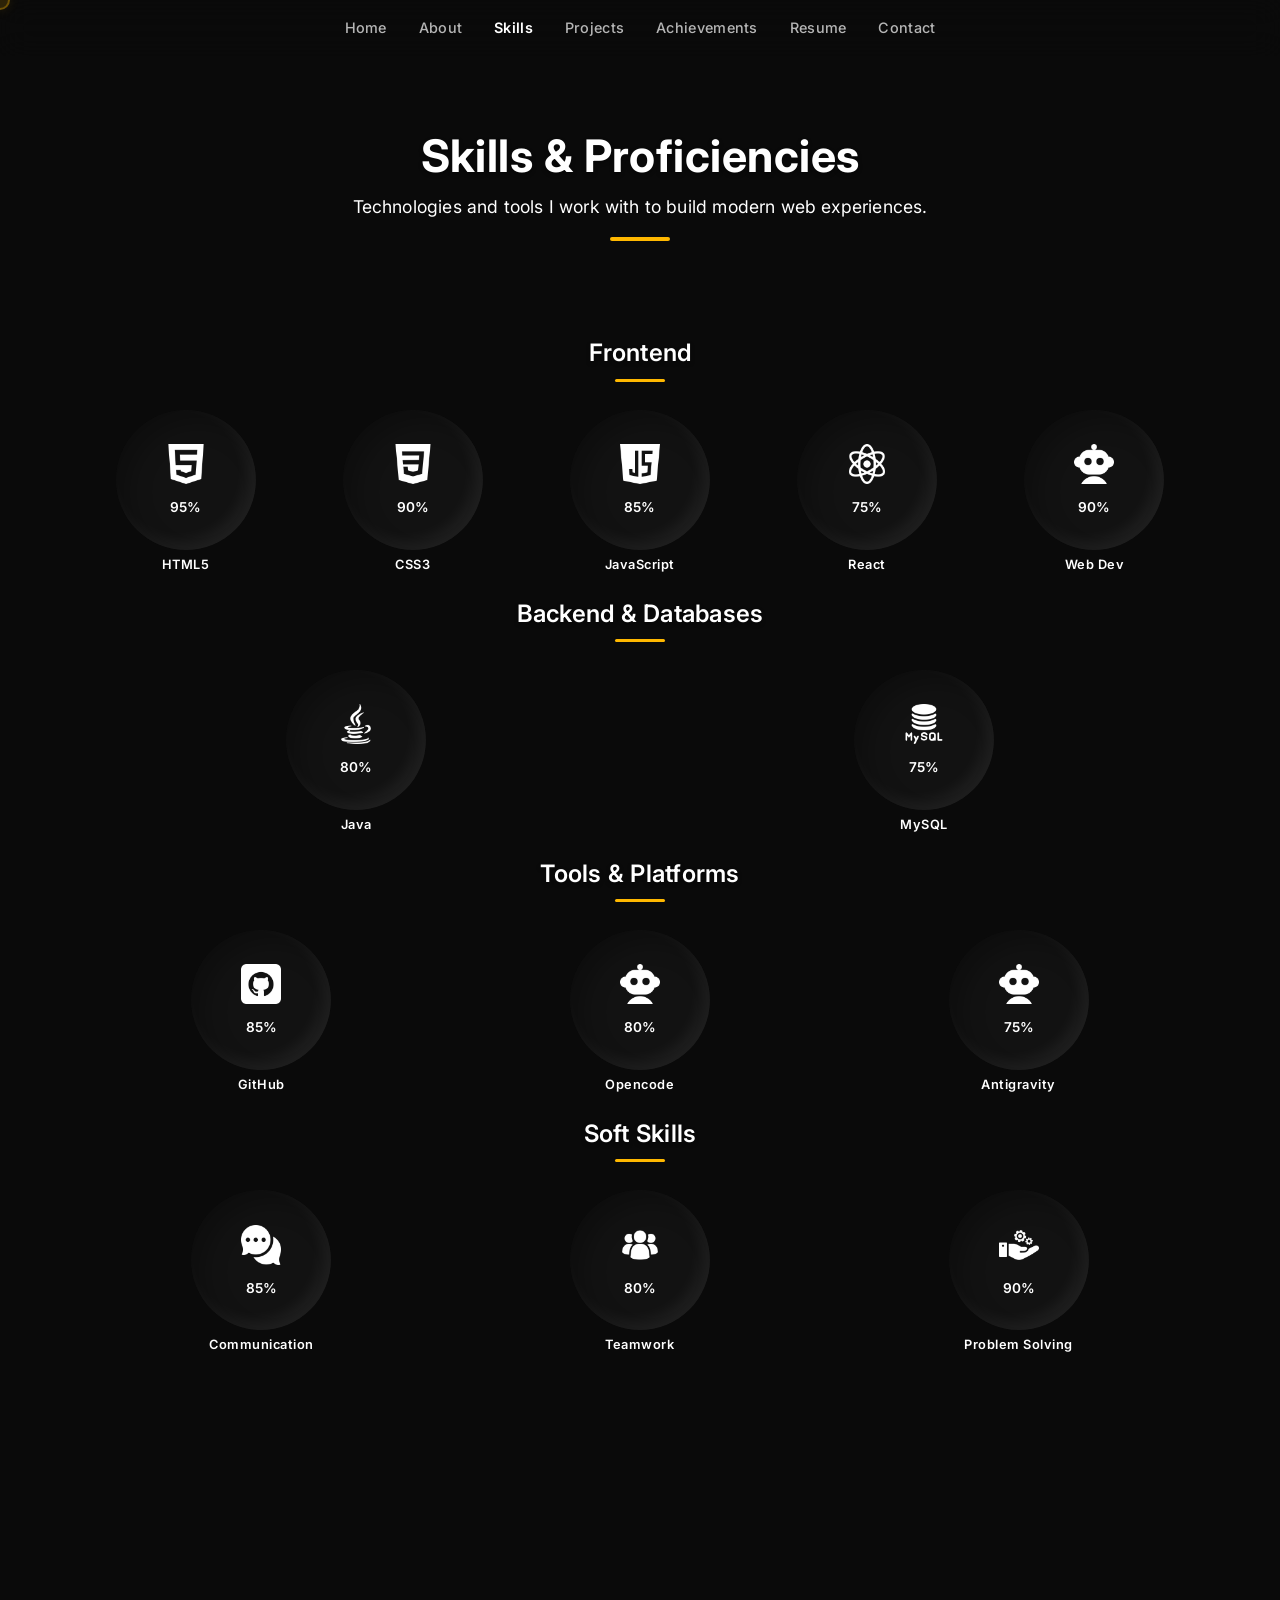
<file: skills.html>
<!DOCTYPE html>
<html lang="en">
<head>
  <meta charset="UTF-8">
  <meta name="viewport" content="width=device-width, initial-scale=1.0">
  <title>Skills — Mackrine Ruth</title>
  <meta name="description" content="Technical skills and proficiencies of Mackrine Ruth — Frontend, Backend, and Tools.">
  <link rel="stylesheet" href="css/style.css">
</head>
<body>

  <div class="page-header fade-up">
    <h1 class="gradient-text">Skills &amp; Proficiencies</h1>
    <p>Technologies and tools I work with to build modern web experiences.</p>
    <div class="section-divider"></div>
  </div>

  <div class="skills-grid">

    <!-- ====== FRONTEND ====== -->
    <div class="skill-category fade-up">
      <h3>Frontend</h3>
      <div class="orb-grid">
        <div class="orb" data-label="HTML5">
          <div class="orb-logo">
            <img src="icons/html.png" alt="HTML5" width="40" height="40">
          </div>
          <span class="orb-level">95%</span>
        </div>
        <div class="orb" data-label="CSS3">
          <div class="orb-logo">
            <img src="icons/css.png" alt="CSS3" width="40" height="40">
          </div>
          <span class="orb-level">90%</span>
        </div>
        <div class="orb" data-label="JavaScript">
          <div class="orb-logo">
            <img src="icons/js.png" alt="JavaScript" width="40" height="40">
          </div>
          <span class="orb-level">85%</span>
        </div>
        <div class="orb" data-label="React">
          <div class="orb-logo">
            <img src="icons/react.png" alt="React" width="40" height="40">
          </div>
          <span class="orb-level">75%</span>
        </div>
        <div class="orb" data-label="Web Dev">
          <div class="orb-logo">
            <img src="icons/webdev.png" alt="Web Development" width="40" height="40">
          </div>
          <span class="orb-level">90%</span>
        </div>
      </div>
    </div>

    <!-- ====== BACKEND & DATABASES ====== -->
    <div class="skill-category fade-up">
      <h3>Backend &amp; Databases</h3>
      <div class="orb-grid">
        <div class="orb" data-label="Java">
          <div class="orb-logo">
            <img src="icons/java.png" alt="Java" width="40" height="40">
          </div>
          <span class="orb-level">80%</span>
        </div>
        <div class="orb" data-label="MySQL">
          <div class="orb-logo">
            <img src="icons/mysql.png" alt="MySQL" width="40" height="40">
          </div>
          <span class="orb-level">75%</span>
        </div>
      </div>
    </div>

    <!-- ====== TOOLS ====== -->
    <div class="skill-category fade-up">
      <h3>Tools &amp; Platforms</h3>
      <div class="orb-grid">
        <div class="orb" data-label="GitHub">
          <div class="orb-logo">
            <img src="icons/github.png" alt="GitHub" width="40" height="40">
          </div>
          <span class="orb-level">85%</span>
        </div>
        <div class="orb" data-label="Opencode">
          <div class="orb-logo">
            <img src="icons/opencode.png" alt="Opencode" width="40" height="40">
          </div>
          <span class="orb-level">80%</span>
        </div>
        <div class="orb" data-label="Antigravity">
          <div class="orb-logo">
            <img src="icons/antigravity.png" alt="Antigravity" width="40" height="40">
          </div>
          <span class="orb-level">75%</span>
        </div>
      </div>
    </div>

    <!-- ====== SOFT SKILLS ====== -->
    <div class="skill-category fade-up">
      <h3>Soft Skills</h3>
      <div class="orb-grid">
        <div class="orb" data-label="Communication">
          <div class="orb-logo">
            <img src="icons/comm.png" alt="Communication" width="40" height="40">
          </div>
          <span class="orb-level">85%</span>
        </div>
        <div class="orb" data-label="Teamwork">
          <div class="orb-logo">
            <img src="icons/team.png" alt="Teamwork" width="40" height="40">
          </div>
          <span class="orb-level">80%</span>
        </div>
        <div class="orb" data-label="Problem Solving">
          <div class="orb-logo">
            <img src="icons/solve.png" alt="Problem Solving" width="40" height="40">
          </div>
          <span class="orb-level">90%</span>
        </div>
      </div>
    </div>

  </div>

  <nav class="nav" role="navigation" aria-label="Main navigation">
    <a href="index.html" class="nav-link">Home</a>
    <a href="about.html" class="nav-link">About</a>
    <a href="skills.html" class="nav-link">Skills</a>
    <a href="projects.html" class="nav-link">Projects</a>
    <a href="achievements.html" class="nav-link">Achievements</a>
    <a href="resume.html" class="nav-link">Resume</a>
    <a href="contact.html" class="nav-link">Contact</a>
  </nav>

  <button class="hamburger" aria-label="Toggle menu">
    <span></span>
    <span></span>
    <span></span>
  </button>

  <script src="js/main.js"></script>
</body>
</html>
</file>
<file: css/style.css>
@import url('https://fonts.googleapis.com/css2?family=Inter:wght@300;400;500;600;700;800;900&display=swap');

:root {
  /* — Deep Ocean Theme (Dark Only) — */
  --bg-color: #0A0A0A;
  --text-color: #FFFFFF;

  /* — Glass System — */
  --glass-bg: #121212;
  --clay-card: var(--glass-bg);
  --glass-border: 1px solid rgba(255, 255, 255, 0.05);
  --glass-blur: 15px;
  --clay-bg: var(--bg-color);
  --clay-dark: rgba(0, 0, 0, 0.25);
  --clay-dark-deep: rgba(0, 0, 0, 0.35);
  --clay-light: rgba(255, 255, 255, 0.06);
  --radius: 16px;
  --radius-sm: 12px;
  --radius-xs: 10px;

  /* — Accent (Amber / Gold) — */
  --accent-primary: #FFB800;
  --accent-secondary: #FFD04D;
  --accent-tertiary: #0A0A0A;
  --accent: #FFB800;
  --accent-hover: #FFC933;
  --accent-soft: rgba(255, 184, 0, 0.12);

  /* — Text — */
  --text-primary: #FFFFFF;
  --text-secondary: #FFFFFF;
  --text-muted: #FFFFFF;

  /* — Glass (translucent bg overlays) — */
  --bg-glass-50: rgba(10, 10, 10, 0.5);
  --bg-glass-60: rgba(10, 10, 10, 0.6);
  --bg-glass-75: rgba(10, 10, 10, 0.75);
  --bg-glass-80: rgba(10, 10, 10, 0.8);
  --bg-glass-90: rgba(10, 10, 10, 0.9);
  --bg-glass-92: rgba(10, 10, 10, 0.92);
  --bg-glass-95: rgba(10, 10, 10, 0.95);

  /* — Font — */
  --font: 'Inter', 'Segoe UI', sans-serif;

  /* — Shadows — */
  --shadow-pop: 24px 24px 50px var(--clay-dark), -12px -12px 36px var(--clay-light);
  --shadow-pop-sm: 14px 14px 28px var(--clay-dark), -7px -7px 20px var(--clay-light);
  --shadow-pop-lg: 32px 32px 64px var(--clay-dark-deep), -16px -16px 44px var(--clay-light);
  --shadow-push: inset 12px 12px 22px var(--clay-dark), inset -8px -8px 16px var(--clay-light);
  --shadow-push-sm: inset 7px 7px 14px var(--clay-dark), inset -5px -5px 10px var(--clay-light);
  --shadow-push-lg: inset 16px 16px 32px var(--clay-dark-deep), inset -10px -10px 22px var(--clay-light);
  --transition: 0.3s ease;
  --shadow-transition: 0.4s ease;

  /* — Misc — */
  --inset-dark: rgba(0, 0, 0, 0.35);
  --inset-light: rgba(255, 255, 255, 0.03);
  --cursor-core: rgba(255, 184, 0, 0.15);
  --cursor-border: rgba(255, 184, 0, 0.3);
  --cursor-glow: rgba(255, 184, 0, 0.1);
  --btn-glow: rgba(255, 184, 0, 0.25);
}

* {
  margin: 0;
  padding: 0;
  box-sizing: border-box;
}

html {
  scroll-behavior: smooth;
}

body {
  font-family: var(--font);
  background-color: var(--bg-color);
  color: var(--text-primary);
  min-height: 100vh;
  line-height: 1.7;
  overflow-x: hidden;
  padding-bottom: 100px;
  padding-top: 68px;
  background-attachment: fixed;
  background-size: cover;
}

a {
  text-decoration: none;
  color: inherit;
  transition: color 0.2s ease;
}

a:hover {
  color: var(--accent);
}

ul {
  list-style: none;
}

img {
  max-width: 100%;
  height: auto;
  display: block;
}

h1 {
  font-size: 3rem;
  font-weight: 700;
  line-height: 1.1;
  letter-spacing: 0.01em;
  color: #FFFFFF;
  text-shadow: 0px 2px 4px rgba(0, 0, 0, 0.4);
}

.gradient-text {
  color: var(--accent);
}

h2 {
  font-size: 2rem;
  font-weight: 700;
  line-height: 1.2;
  letter-spacing: 0.01em;
  color: #FFFFFF;
  text-shadow: 0px 2px 4px rgba(0, 0, 0, 0.4);
}

h3 {
  font-weight: 600;
  line-height: 1.3;
  letter-spacing: 0.01em;
  color: #FFFFFF;
  text-shadow: 0px 2px 4px rgba(0, 0, 0, 0.4);
}

h4 {
  font-weight: 600;
  line-height: 1.4;
  letter-spacing: 0.01em;
  color: #FFFFFF;
  text-shadow: 0px 2px 4px rgba(0, 0, 0, 0.4);
}

p {
  color: #FFFFFF;
  font-weight: 400;
  font-size: 1.1rem;
  line-height: 1.6;
  letter-spacing: 0.01em;
}

.container {
  max-width: 1200px;
  margin: 0 auto;
  padding: 0 24px;
}

.page-header {
  text-align: center;
  padding: 4rem 20px 2rem;
}

.page-header h1 {
  font-size: 2.8rem;
  color: var(--text-primary);
}

.page-header p {
  font-size: 1.1rem;
  color: var(--text-secondary);
  max-width: 600px;
  margin: 12px auto 0;
}

.section-divider {
  width: 60px;
  height: 4px;
  background: var(--accent);
  border-radius: 4px;
  margin: 16px auto 0;
}

/* ====== GLASS CARD SYSTEM ====== */

.glass-card,
.clay-card {
  background: rgba(255, 255, 255, 0.05);
  backdrop-filter: blur(var(--glass-blur));
  -webkit-backdrop-filter: blur(var(--glass-blur));
  border-radius: var(--radius);
  border: 1px solid rgba(255, 255, 255, 0.1);
  padding: 40px;
  transition: transform 0.3s ease;
}

.glass-card:hover,
.clay-card:hover {
  transform: translateY(-4px);
}

.clay-card-push {
  background: rgba(255, 255, 255, 0.05);
  backdrop-filter: blur(var(--glass-blur));
  -webkit-backdrop-filter: blur(var(--glass-blur));
  border-radius: var(--radius);
  border: 1px solid rgba(255, 255, 255, 0.1);
  padding: 40px;
}

/* — Text visibility shield inside glass cards — */
:is(.glass-card, .clay-card, .clay-card-push, .featured-card, .project-card,
    .strength-item, .contact-info-card, .contact-form, .resume-card) :is(p, h1, h2, h3, h4, h5, h6, span, a, li, label) {
  text-shadow: 0px 2px 8px rgba(0, 0, 0, 0.8);
}

:is(.glass-card, .clay-card, .clay-card-push, .featured-card, .project-card,
    .strength-item, .contact-info-card, .contact-form, .resume-card) p {
  color: #FFFFFF !important;
  font-weight: 500;
  letter-spacing: 0.015em;
}

/* ====== CLAY BUTTON SYSTEM ====== */

.clay-btn {
  display: inline-flex;
  align-items: center;
  gap: 8px;
  padding: 16px 36px;
  border: none;
  border-radius: var(--radius-sm);
  background: var(--clay-card);
  box-shadow: var(--shadow-pop-sm);
  font-family: var(--font);
  font-size: 1rem;
  font-weight: 600;
  color: var(--text-primary);
  cursor: pointer;
  transition: all var(--transition);
}

.clay-btn:hover {
  box-shadow: var(--shadow-push-sm), 0 0 20px var(--btn-glow);
  transform: scale(0.97);
}

.clay-btn:active {
  box-shadow: var(--shadow-push-sm);
  transform: scale(0.95);
}

.clay-btn-primary {
  background: var(--accent);
  color: #FFFFFF;
  box-shadow: var(--shadow-pop-sm);
  transition: all var(--transition);
}

.clay-btn-primary:hover {
  box-shadow: var(--shadow-push-sm), 0 0 24px var(--btn-glow);
  transform: scale(0.96);
  filter: brightness(1.15);
}

/* ====== TOP NAVIGATION ====== */

.nav {
  position: fixed;
  top: 0;
  left: 0;
  right: 0;
  display: flex;
  align-items: center;
  justify-content: center;
  gap: 32px;
  padding: 16px 24px;
  background: rgba(10, 10, 10, 0.8);
  backdrop-filter: blur(var(--glass-blur));
  -webkit-backdrop-filter: blur(var(--glass-blur));
  z-index: 1000;
}

.nav-link {
  font-size: 0.9rem;
  font-weight: 500;
  color: #FFFFFF;
  text-decoration: none;
  transition: opacity 0.2s ease;
  letter-spacing: 0.02em;
  opacity: 0.7;
}

.nav-link:hover {
  opacity: 1;
  color: var(--accent);
}

.nav-link.active {
  opacity: 1;
  font-weight: 600;
}

/* ====== HAMBURGER MENU ====== */

.hamburger {
  display: none;
  position: fixed;
  right: 20px;
  top: 20px;
  z-index: 1001;
  width: 44px;
  height: 44px;
  border: none;
  border-radius: 12px;
  background: var(--bg-glass-80);
  backdrop-filter: blur(var(--glass-blur));
  -webkit-backdrop-filter: blur(var(--glass-blur));
  cursor: pointer;
  flex-direction: column;
  align-items: center;
  justify-content: center;
  gap: 5px;
  padding: 0;
}

.hamburger span {
  display: block;
  width: 22px;
  height: 2.5px;
  border-radius: 2px;
  background: var(--text-primary);
  transition: all 0.2s ease;
}



/* — Mobile Menu Overlay — */

.mobile-menu {
  position: fixed;
  inset: 0;
  z-index: 1002;
  display: flex;
  align-items: center;
  justify-content: center;
  visibility: hidden;
  opacity: 0;
  transition: visibility 0.3s, opacity 0.3s ease;
}

.mobile-menu.open {
  visibility: visible;
  opacity: 1;
}

.mobile-menu::before {
  content: '';
  position: absolute;
  inset: 0;
  background: var(--bg-glass-95);
  backdrop-filter: blur(24px);
  -webkit-backdrop-filter: blur(24px);
}

.mobile-menu-inner {
  position: relative;
  display: flex;
  flex-direction: column;
  align-items: center;
  justify-content: center;
  gap: 32px;
  width: 100%;
  max-width: 320px;
  padding: 40px 24px;
  transform: translateY(20px);
  transition: transform 0.35s ease;
}

.mobile-menu.open .mobile-menu-inner {
  transform: translateY(0);
}

/* — Close Button — */

.mobile-menu-close {
  position: absolute;
  top: -16px;
  right: 0;
  width: 44px;
  height: 44px;
  border: none;
  border-radius: 12px;
  background: var(--bg-glass-80);
  backdrop-filter: blur(var(--glass-blur));
  -webkit-backdrop-filter: blur(var(--glass-blur));
  box-shadow: 5px 5px 10px var(--clay-dark), -5px -5px 10px var(--clay-light);
  cursor: pointer;
  display: flex;
  align-items: center;
  justify-content: center;
  color: var(--text-secondary);
  transition: box-shadow 0.2s ease;
}

.mobile-menu-close:active {
  box-shadow: inset 4px 4px 8px var(--clay-dark), inset -4px -4px 8px var(--clay-light);
}

/* — Mobile Nav Links — */

.mobile-nav {
  display: flex;
  flex-direction: column;
  align-items: center;
  gap: 8px;
  width: 100%;
}

.mobile-link {
  display: flex;
  align-items: center;
  justify-content: center;
  width: 100%;
  padding: 14px 24px;
  border-radius: 16px;
  font-size: 1.1rem;
  font-weight: 600;
  color: var(--text-primary);
  text-decoration: none;
  transition: all 0.2s ease;
  box-shadow: 4px 4px 8px var(--clay-dark), -4px -4px 8px var(--clay-light);
  background: var(--bg-glass-60);
}

.mobile-link:active {
  box-shadow: inset 4px 4px 8px var(--clay-dark), inset -4px -4px 8px var(--clay-light);
}

.mobile-link.active {
  color: var(--accent);
  box-shadow: inset 4px 4px 8px var(--clay-dark), inset -4px -4px 8px var(--clay-light);
}

/* — Mobile Social Icons — */

.mobile-social {
  display: flex;
  align-items: center;
  justify-content: center;
  gap: 20px;
  padding-top: 8px;
}

.mobile-social a {
  display: flex;
  align-items: center;
  justify-content: center;
  width: 48px;
  height: 48px;
  border-radius: 50%;
  color: var(--text-secondary);
  box-shadow: 4px 4px 8px var(--clay-dark), -4px -4px 8px var(--clay-light);
  background: var(--bg-glass-60);
  transition: all 0.2s ease;
}

.mobile-social a:active {
  box-shadow: inset 4px 4px 8px var(--clay-dark), inset -4px -4px 8px var(--clay-light);
  color: var(--accent);
}

.mobile-social a svg {
  width: 22px;
  height: 22px;
}

/* ====== CUSTOM CURSOR ====== */

#clay-cursor {
  position: fixed;
  width: 20px;
  height: 20px;
  border-radius: 50%;
  pointer-events: none;
  z-index: 9999;
  background: var(--cursor-core);
  border: 2px solid var(--cursor-border);
  box-shadow: 0 0 12px var(--cursor-glow);
  transition: transform 0.1s ease, background 0.35s ease, border-color 0.35s ease, box-shadow 0.35s ease, opacity 0.3s ease;
  transform: translate(-50%, -50%);
  backdrop-filter: blur(2px);
}

#clay-cursor.hover {
  transform: translate(-50%, -50%) scale(2);
  background: var(--cursor-border);
  border-color: transparent;
  box-shadow: 0 0 24px var(--cursor-glow);
}

#clay-cursor.hidden {
  opacity: 0;
}

/* ====== HERO SECTION ====== */

.hero {
  min-height: calc(100vh - 80px);
  display: flex;
  align-items: center;
  justify-content: center;
  padding: 4rem 24px;
  margin-bottom: 60px;
}

.hero-content {
  display: grid;
  grid-template-columns: 1fr 1fr;
  gap: 60px;
  align-items: center;
  max-width: 1200px;
  margin: 0 auto;
}

.hero-text h1 {
  font-size: 3.5rem;
  font-weight: 800;
  color: #FFB800;
  letter-spacing: -1px;
  margin-bottom: 16px;
}

.hero-text h2 {
  font-size: 1.6rem;
  color: #A0A0A0;
  margin-bottom: 32px;
}

.hero-text p {
  font-size: 1.1rem;
  color: var(--text-muted);
  line-height: 1.7;
  margin-bottom: 36px;
  max-width: 520px;
}

.hero-cta {
  display: flex;
  gap: 16px;
  flex-wrap: wrap;
}

.hero-portrait {
  display: flex;
  justify-content: center;
  align-items: center;
}

.hero-portrait .portrait-frame {
  width: 380px;
  height: 380px;
  border-radius: 20px;
  overflow: hidden;
  box-shadow: 0 0 20px rgba(255, 184, 0, 0.3);
}

.hero-portrait .portrait-frame img,
.about-sidebar .portrait-frame img {
  width: 100%;
  height: 100%;
  object-fit: cover;
  border-radius: 20px;
}

.portrait-frame-clay {
  position: relative;
  overflow: hidden;
}

.about-sidebar .portrait-frame-clay {
  box-shadow: var(--shadow-pop), inset 6px 6px 14px var(--inset-dark), inset -4px -4px 10px var(--inset-light);
}

/* ====== FEATURED PROJECTS (HOME) ====== */

.featured-section {
  padding: 4rem 24px;
  margin-bottom: 60px;
}

.featured-section h2 {
  text-align: center;
  font-size: 2rem;
  margin-bottom: 56px;
}

.featured-grid {
  display: grid;
  grid-template-columns: repeat(auto-fit, minmax(350px, 1fr));
  gap: 36px;
  width: 90%;
  max-width: 1200px;
  margin: 0 auto;
  align-items: stretch;
}

.featured-card {
  background: rgba(255, 255, 255, 0.05);
  backdrop-filter: blur(var(--glass-blur));
  -webkit-backdrop-filter: blur(var(--glass-blur));
  border-radius: var(--radius);
  border: 1px solid rgba(255, 255, 255, 0.1);
  padding: 40px;
  transition: transform 0.3s ease;
  cursor: pointer;
}

.featured-card:hover {
  transform: translateY(-4px);
}

.featured-card .card-img {
  width: 100%;
  height: 200px;
  border-radius: var(--radius-sm);
  overflow: hidden;
  margin-bottom: 20px;
}

.featured-card .card-img img {
  width: 100%;
  height: 100%;
  object-fit: cover;
  border-radius: calc(var(--radius-sm) - 4px);
  transition: transform 0.5s ease;
}

.featured-card:hover .card-img img {
  transform: scale(1.05);
}

.featured-card h3 {
  font-size: 1.15rem;
  font-weight: 600;
  margin-bottom: 8px;
  color: var(--text-primary);
}

.featured-card p {
  font-size: 0.9rem;
  color: var(--text-muted);
  line-height: 1.6;
  margin-bottom: 16px;
}

.featured-card .tech-tags {
  display: flex;
  flex-wrap: wrap;
  gap: 8px;
}

.featured-card .tech-tag {
  font-size: 0.75rem;
  padding: 4px 14px;
  border-radius: 40px;
  background: rgba(255, 255, 255, 0.08);
  color: var(--text-secondary);
  font-weight: 500;
}

.resume-section {
  text-align: center;
  padding: 4rem 24px;
  margin-bottom: 60px;
}

.resume-section h2 {
  font-size: 1.8rem;
  margin-bottom: 20px;
}

.resume-section p {
  color: var(--text-muted);
  margin-bottom: 28px;
}

/* ====== ABOUT PAGE ====== */

.about-grid {
  display: grid;
  grid-template-columns: 300px 1fr;
  gap: 40px;
  width: 90%;
  max-width: 1200px;
  margin: 0 auto 60px;
  padding: 4rem 24px;
}

.about-sidebar {
  text-align: center;
}

.about-sidebar .portrait-frame {
  width: 220px;
  height: 220px;
  border-radius: 50%;
  overflow: hidden;
  margin: 0 auto 24px;
  padding: 6px;
  background: var(--clay-card);
}

.about-sidebar h3 {
  font-size: 1.3rem;
  margin-bottom: 4px;
}

.about-sidebar .role {
  color: var(--accent);
  font-weight: 500;
  font-size: 0.9rem;
  margin-bottom: 16px;
}

.about-sidebar .languages {
  display: flex;
  justify-content: center;
  gap: 12px;
  margin-top: 16px;
}

.about-sidebar .lang-tag {
  padding: 6px 18px;
  border-radius: 40px;
  background: var(--clay-card);
  box-shadow: var(--shadow-push-sm);
  font-size: 0.85rem;
  font-weight: 500;
  color: var(--text-secondary);
}

.about-content .clay-card {
  margin-bottom: 28px;
}

.about-content h3 {
  font-size: 1.3rem;
  margin-bottom: 12px;
  color: var(--text-primary);
}

.about-content p {
  color: var(--text-secondary);
  line-height: 1.8;
  margin-bottom: 16px;
}

.strength-list {
  display: grid;
  grid-template-columns: repeat(auto-fit, minmax(160px, 1fr));
  gap: 16px;
  margin-top: 16px;
}

.strength-item {
  text-align: center;
  background: rgba(255, 255, 255, 0.05);
  backdrop-filter: blur(var(--glass-blur));
  -webkit-backdrop-filter: blur(var(--glass-blur));
  padding: 40px;
  border-radius: var(--radius-sm);
  border: 1px solid rgba(255, 255, 255, 0.1);
  transition: transform 0.3s ease;
}

.strength-item:hover {
  transform: translateY(-3px);
}

.strength-item .icon {
  font-size: 2rem;
  margin-bottom: 10px;
  display: block;
}

.strength-item h4 {
  font-size: 0.95rem;
  margin-bottom: 4px;
}

.strength-item p {
  font-size: 0.85rem;
  color: var(--text-muted);
  margin-bottom: 0;
}

/* ====== TIMELINE (VERTICAL) ====== */

.timeline {
  position: relative;
  padding-left: 32px;
}

.timeline::before {
  content: '';
  position: absolute;
  left: 8px;
  top: 0;
  bottom: 0;
  width: 3px;
  background: var(--clay-dark);
  border-radius: 3px;
}

.timeline-item {
  position: relative;
  margin-bottom: 32px;
  padding: 24px 28px;
  border-radius: var(--radius-sm);
  background: var(--clay-card);
  box-shadow: var(--shadow-pop-sm);
  transition: all var(--transition);
}

.timeline-item:hover {
  box-shadow: var(--shadow-pop);
  transform: translateX(4px);
}

.timeline-item::before {
  content: '';
  position: absolute;
  left: -28px;
  top: 28px;
  width: 16px;
  height: 16px;
  border-radius: 50%;
  background: var(--accent);
  box-shadow: 0 0 0 4px var(--clay-card), 0 0 0 6px var(--clay-dark);
}

.timeline-item .date {
  font-size: 0.8rem;
  font-weight: 600;
  color: var(--accent);
  text-transform: uppercase;
  letter-spacing: 1px;
  margin-bottom: 6px;
}

.timeline-item h4 {
  font-size: 1.05rem;
  margin-bottom: 4px;
}

.timeline-item .sub {
  font-size: 0.9rem;
  color: var(--text-muted);
  margin-bottom: 8px;
}

.timeline-item p {
  font-size: 0.9rem;
  color: var(--text-secondary);
  margin-bottom: 0;
}

/* ====== SKILLS ORB GRID ====== */

.skills-grid {
  width: 90%;
  max-width: 1200px;
  margin: 0 auto 60px;
  padding: 4rem 24px;
}

.skill-category {
  margin-bottom: 48px;
}

.skill-category h3 {
  font-size: 1.5rem;
  margin-bottom: 28px;
  text-align: center;
  color: var(--text-primary);
}

.skill-category h3::after {
  content: '';
  display: block;
  width: 50px;
  height: 3px;
  background: var(--accent);
  border-radius: 3px;
  margin: 10px auto 0;
}

.orb-grid {
  display: grid;
  grid-template-columns: repeat(auto-fit, minmax(140px, 1fr));
  gap: 40px 32px;
  justify-items: center;
}

.orb {
  width: 140px;
  height: 140px;
  border-radius: 50%;
  background: var(--clay-card);
  box-shadow: var(--shadow-push);
  display: flex;
  flex-direction: column;
  align-items: center;
  justify-content: center;
  gap: 8px;
  cursor: pointer;
  transition: all var(--transition);
  position: relative;
}

.orb::after {
  content: attr(data-label);
  position: absolute;
  bottom: -26px;
  left: 50%;
  transform: translateX(-50%);
  font-size: 0.8rem;
  font-weight: 600;
  color: var(--text-secondary);
  white-space: nowrap;
  letter-spacing: 0.5px;
}

.orb:hover {
  box-shadow: var(--shadow-push-sm);
  background: var(--accent-soft);
  transform: scale(1.08);
}

.orb:hover .orb-level {
  color: var(--accent);
}

.orb-logo {
  width: 48px;
  height: 48px;
  display: flex;
  align-items: center;
  justify-content: center;
  background: transparent;
}

.orb-logo img {
  width: 40px;
  height: 40px;
  display: block;
  background: transparent;
  filter: invert(1);
  transition: filter 0.3s ease;
}

.orb-logo svg {
  width: 40px;
  height: 40px;
  display: block;
}

.orb-logo-text {
  font-size: 1rem;
  font-weight: 700;
  color: var(--text-primary);
  text-align: center;
  line-height: 1.2;
}

.orb-level {
  font-size: 0.85rem;
  font-weight: 600;
  color: var(--text-muted);
  transition: color var(--transition);
}

/* ====== PROJECTS PAGE — CARD FLIP ====== */

.filter-bar {
  display: flex;
  justify-content: center;
  gap: 12px;
  flex-wrap: wrap;
  max-width: 1200px;
  margin: 0 auto 40px;
  padding: 0 24px;
}

.filter-btn {
  padding: 12px 28px;
  border: 1px solid rgba(255, 255, 255, 0.15);
  border-radius: 40px;
  background: rgba(255, 255, 255, 0.06);
  font-family: var(--font);
  font-size: 0.9rem;
  font-weight: 500;
  color: var(--text-secondary);
  cursor: pointer;
  transition: background 0.2s ease, color 0.2s ease, border-color 0.2s ease;
}

.filter-btn:hover {
  background: rgba(255, 255, 255, 0.1);
  border-color: rgba(255, 184, 0, 0.3);
  color: var(--accent);
}

.filter-btn.active {
  color: var(--accent);
  border-color: rgba(255, 184, 0, 0.5);
  background: rgba(255, 184, 0, 0.1);
  font-weight: 600;
}

.projects-grid {
  display: grid;
  grid-template-columns: repeat(auto-fill, minmax(300px, 1fr));
  gap: 24px;
  width: 100%;
  max-width: 1200px;
  margin: 0 auto 60px;
  padding: 0 24px 4rem;
  align-items: stretch;
}

.project-card {
  position: relative;
  background: rgba(255, 255, 255, 0.05);
  backdrop-filter: blur(var(--glass-blur));
  -webkit-backdrop-filter: blur(var(--glass-blur));
  border-radius: 12px;
  border: 1px solid rgba(255, 255, 255, 0.1);
  overflow: hidden;
  transition: transform 0.3s ease, background 0.3s ease, box-shadow 0.3s ease;
  cursor: pointer;
  display: flex;
  flex-direction: column;
  min-height: 400px;
}

.project-card:hover {
  transform: translateY(-4px);
}

.project-card:hover .project-img img {
  transform: scale(1.05);
}

.project-card .project-body {
  padding: 40px;
  position: relative;
  z-index: 1;
  flex: 1;
  display: flex;
  flex-direction: column;
}

.project-card .category-badge {
  display: inline-block;
  padding: 4px 14px;
  border-radius: 40px;
  font-size: 0.75rem;
  font-weight: 600;
  text-transform: uppercase;
  letter-spacing: 0.5px;
  background: rgba(255, 184, 0, 0.15);
  color: var(--accent);
  margin-bottom: 10px;
}

.project-card h3 {
  font-size: 1.2rem;
  font-weight: 700;
  margin-bottom: 8px;
  color: var(--text-primary);
}

.project-card p {
  font-size: 0.9rem;
  color: var(--text-secondary);
  line-height: 1.7;
  margin-bottom: 14px;
  display: -webkit-box;
  -webkit-line-clamp: 3;
  -webkit-box-orient: vertical;
  overflow: hidden;
}

.project-card .tech-tags {
  display: flex;
  flex-wrap: wrap;
  gap: 8px;
}

.project-card .tech-tag {
  font-size: 0.75rem;
  padding: 4px 14px;
  border-radius: 40px;
  background: rgba(255, 255, 255, 0.08);
  color: var(--text-secondary);
  font-weight: 500;
}

.project-card .project-overlay {
  position: absolute;
  bottom: 0;
  left: 0;
  right: 0;
  padding: 20px 28px;
  display: flex;
  justify-content: center;
  align-items: center;
  gap: 12px;
  opacity: 0;
  transform: translateY(12px);
  transition: opacity 0.3s ease, transform 0.3s ease;
  pointer-events: none;
  z-index: 2;
  background: linear-gradient(transparent, rgba(10, 10, 10, 0.9) 40%);
}

.project-card:hover .project-overlay {
  opacity: 1;
  transform: translateY(0);
  pointer-events: auto;
}

.project-card .project-overlay .clay-btn {
  padding: 10px 22px;
  font-size: 0.85rem;
}

/* ====== ACHIEVEMENTS — HORIZONTAL TIMELINE ====== */

.achievements-wrapper {
  width: 90%;
  max-width: 1200px;
  margin: 0 auto 60px;
  padding: 4rem 24px;
}

.ach-section-title {
  text-align: center;
  margin: 48px 0 32px;
}

.ach-section-title h3 {
  font-size: 1.5rem;
  font-weight: 700;
}

.ach-section-title .divider {
  width: 50px;
  height: 3px;
  background: var(--accent);
  border-radius: 3px;
  margin: 10px auto 0;
}

.timeline-horizontal {
  position: relative;
  overflow-x: auto;
  padding: 20px 0;
  -ms-overflow-style: none;
  scrollbar-width: none;
}

.timeline-horizontal::-webkit-scrollbar {
  display: none;
}

.timeline-track {
  display: flex;
  gap: 32px;
  padding: 20px 10px;
  position: relative;
  min-width: min-content;
}

.timeline-track::before {
  content: '';
  position: absolute;
  top: 50%;
  left: 0;
  right: 0;
  height: 3px;
  background: var(--clay-dark);
  border-radius: 3px;
  transform: translateY(-50%);
  z-index: 0;
}

.timeline-node {
  display: flex;
  flex-direction: column;
  align-items: center;
  min-width: 240px;
  position: relative;
  z-index: 1;
  cursor: pointer;
}

.timeline-dot {
  width: 36px;
  height: 36px;
  border-radius: 50%;
  background: var(--clay-card);
  box-shadow: var(--shadow-push);
  border: 3px solid var(--clay-card);
  transition: all var(--transition);
  position: relative;
  z-index: 2;
  flex-shrink: 0;
  margin-bottom: 16px;
}

.timeline-dot::after {
  content: '';
  position: absolute;
  inset: 6px;
  border-radius: 50%;
  background: var(--accent);
  opacity: 0;
  transition: opacity var(--transition);
}

.timeline-node.active .timeline-dot::after,
.timeline-node:hover .timeline-dot::after {
  opacity: 1;
}

.timeline-node.active .timeline-dot,
.timeline-node:hover .timeline-dot {
  box-shadow: var(--shadow-push-sm);
  transform: scale(1.15);
}

.timeline-content {
  background: var(--clay-card);
  border-radius: var(--radius-sm);
  box-shadow: var(--shadow-pop-sm);
  padding: 20px;
  text-align: center;
  width: 100%;
  transition: all var(--transition);
}

.timeline-node.active .timeline-content,
.timeline-node:hover .timeline-content {
  box-shadow: var(--shadow-pop);
  transform: translateY(-3px);
}

.timeline-content h4 {
  font-size: 0.95rem;
  margin-bottom: 4px;
  color: var(--text-primary);
}

.timeline-content .ach-issuer {
  font-size: 0.8rem;
  color: var(--accent);
  font-weight: 500;
  margin-bottom: 8px;
}

.timeline-content p {
  font-size: 0.82rem;
  color: var(--text-muted);
  line-height: 1.5;
  margin-bottom: 0;
}

.timeline-content .ach-badge {
  display: inline-block;
  margin-top: 8px;
  padding: 3px 12px;
  border-radius: 40px;
  font-size: 0.7rem;
  font-weight: 600;
  background: var(--accent-soft);
  color: var(--accent);
  box-shadow: var(--shadow-push-sm);
}

/* ====== CONTACT PAGE ====== */

.contact-grid {
  display: grid;
  grid-template-columns: 1fr 1fr;
  gap: 40px;
  width: 90%;
  max-width: 1200px;
  margin: 0 auto 60px;
  padding: 4rem 24px;
}

.contact-info {
  display: flex;
  flex-direction: column;
  gap: 20px;
}

.contact-info-card {
  display: flex;
  align-items: center;
  gap: 16px;
  background: rgba(255, 255, 255, 0.05);
  backdrop-filter: blur(var(--glass-blur));
  -webkit-backdrop-filter: blur(var(--glass-blur));
  padding: 40px;
  border-radius: var(--radius-sm);
  border: 1px solid rgba(255, 255, 255, 0.1);
  transition: transform 0.3s ease;
}

.contact-info-card:hover {
  transform: translateY(-3px);
}

.contact-info-card .ci-icon {
  width: 44px;
  height: 44px;
  border-radius: 50%;
  background: rgba(255, 255, 255, 0.08);
  display: flex;
  align-items: center;
  justify-content: center;
  flex-shrink: 0;
  font-size: 1.1rem;
  color: var(--accent);
}

.contact-info-card .ci-text h4 {
  font-size: 0.9rem;
  font-weight: 600;
  margin-bottom: 2px;
}

.contact-info-card .ci-text p {
  font-size: 0.85rem;
  color: var(--text-muted);
}

.contact-form {
  background: rgba(255, 255, 255, 0.05);
  backdrop-filter: blur(var(--glass-blur));
  -webkit-backdrop-filter: blur(var(--glass-blur));
  padding: 40px;
  border-radius: var(--radius);
  border: 1px solid rgba(255, 255, 255, 0.1);
}

.contact-form h3 {
  font-size: 1.3rem;
  margin-bottom: 24px;
}

.form-group {
  margin-bottom: 20px;
}

.form-group label {
  display: block;
  font-size: 0.85rem;
  font-weight: 500;
  color: var(--text-secondary);
  margin-bottom: 6px;
}

.form-group input,
.form-group textarea,
.form-group select {
  width: 100%;
  padding: 16px 20px;
  border: 1px solid rgba(255, 255, 255, 0.15);
  border-radius: var(--radius-sm);
  background: rgba(255, 255, 255, 0.06);
  font-family: var(--font);
  font-size: 0.95rem;
  color: var(--text-primary);
  outline: none;
  transition: border-color 0.3s ease, background 0.3s ease;
}

.form-group input:focus,
.form-group textarea:focus {
  border-color: rgba(255, 184, 0, 0.5);
  background: rgba(255, 255, 255, 0.08);
}

.form-group textarea {
  min-height: 130px;
  resize: vertical;
}

.form-group input::placeholder,
.form-group textarea::placeholder {
  color: var(--text-muted);
}

.contact-social {
  display: flex;
  gap: 16px;
  margin-top: 10px;
  flex-wrap: wrap;
}

.contact-social a {
  display: flex;
  align-items: center;
  gap: 8px;
  padding: 12px 22px;
  border-radius: var(--radius-sm);
  background: rgba(255, 255, 255, 0.05);
  backdrop-filter: blur(var(--glass-blur));
  -webkit-backdrop-filter: blur(var(--glass-blur));
  border: 1px solid rgba(255, 255, 255, 0.1);
  font-size: 0.9rem;
  font-weight: 500;
  color: var(--text-secondary);
  transition: all 0.2s ease;
}

.contact-social a:hover {
  background: rgba(255, 255, 255, 0.08);
  color: var(--accent);
}

.contact-social a svg {
  width: 20px;
  height: 20px;
}

/* ====== SCROLL ANIMATIONS ====== */

.fade-up {
  opacity: 0;
  transform: translateY(40px);
  transition: opacity 0.8s ease, transform 0.8s ease;
}

.fade-up.visible {
  opacity: 1;
  transform: translateY(0);
}

/* ====== RESUME SECTION ====== */

.resume-section {
  max-width: 800px;
  margin: 0 auto 4rem;
  padding: 0 24px;
}

.resume-card {
  background: rgba(255, 255, 255, 0.05);
  backdrop-filter: blur(var(--glass-blur));
  -webkit-backdrop-filter: blur(var(--glass-blur));
  border-radius: var(--radius);
  border: 1px solid rgba(255, 255, 255, 0.1);
  padding: 40px;
  text-align: center;
  transition: transform 0.3s ease;
}

.resume-card:hover {
  transform: translateY(-4px);
}

.resume-card h2 {
  font-size: 2rem;
  margin-bottom: 12px;
  letter-spacing: -0.5px;
}

.resume-card .credentials {
  font-size: 0.95rem;
  color: var(--text-secondary);
  line-height: 1.8;
  margin-bottom: 8px;
}

.resume-card .credentials strong {
  color: var(--accent);
}

.resume-card .resume-desc {
  font-size: 1rem;
  color: var(--text-muted);
  margin-bottom: 32px;
  line-height: 1.7;
}

.resume-card .clay-btn {
  font-size: 1.05rem;
  padding: 18px 44px;
}

.resume-card .clay-btn svg {
  width: 20px;
  height: 20px;
}

/* ====== RESPONSIVE ====== */

@media (max-width: 1024px) {
  .hero-content {
    grid-template-columns: 1fr;
    text-align: center;
  }

  .hero-text p {
    margin: 0 auto 36px;
  }

  .hero-cta {
    justify-content: center;
  }

  .hero-portrait .portrait-frame {
    width: 300px;
    height: 300px;
  }

  .about-grid {
    grid-template-columns: 1fr;
  }

  .contact-grid {
    grid-template-columns: 1fr;
  }

  .project-card .project-body {
    padding: 20px 24px 60px;
  }

  .resume-card {
    padding: 36px 32px;
  }

  .resume-card h2 {
    font-size: 1.6rem;
  }
}

@media (max-width: 768px) {
  /* — Mobile Nav — */
  .nav-link {
    display: none;
  }

  .hamburger {
    display: flex;
    width: 40px;
    height: 40px;
    gap: 4px;
  }

  .hamburger span {
    width: 20px;
    height: 2px;
  }

  .nav.nav-active {
    flex-direction: column;
    align-items: center;
    gap: 20px;
    padding: 80px 24px 24px;
    background: rgba(10, 10, 10, 0.95);
  }

  .nav.nav-active .nav-link {
    display: block;
    font-size: 1.1rem;
    white-space: nowrap;
  }

  /* — Layout Reflow — */
  .hero-content,
  .featured-section,
  .projects-grid,
  .skills-grid,
  .achievements-wrapper,
  .about-grid,
  .contact-grid,
  .filter-bar {
    padding-left: 10px;
    padding-right: 10px;
  }

  .hero-content,
  .about-grid,
  .contact-grid,
  .projects-grid,
  .featured-grid,
  .achievements-grid,
  .about-content .strength-list {
    grid-template-columns: 1fr;
  }

  .hero-portrait .portrait-frame {
    width: 240px;
    height: 240px;
  }

  .orb {
    box-shadow: inset 8px 8px 14px var(--clay-dark), inset -5px -5px 10px var(--clay-light);
    width: 110px;
    height: 110px;
  }

  .orb-logo {
    width: 38px;
    height: 38px;
  }

  .orb-logo img,
  .orb-logo svg {
    width: 32px;
    height: 32px;
  }

  .orb-level {
    font-size: 0.8rem;
  }

  .orb-grid {
    grid-template-columns: repeat(auto-fit, minmax(110px, 1fr));
    gap: 32px 24px;
  }

  .orb::after {
    font-size: 0.7rem;
    bottom: -22px;
  }

  .page-header h1 {
    font-size: 1.65rem;
  }

  .hero-text h1 {
    font-size: 2rem;
  }

  .hero-text h2 {
    font-size: 1rem;
  }

  .featured-section h2 {
    font-size: 1.65rem;
    margin-bottom: 36px;
  }

  .resume-card h2 {
    font-size: 1.2rem;
  }

  /* — Touch Optimization — */
  .project-card .project-overlay .clay-btn {
    min-height: 44px;
    min-width: 44px;
    padding: 12px 18px;
    font-size: 0.85rem;
  }

  .resume-card .clay-btn {
    width: 100%;
    justify-content: center;
    padding: 16px 32px;
    font-size: 1rem;
  }

  .resume-card {
    padding: 28px 20px;
  }

  /* — Misc — */
  #clay-cursor {
    display: none;
  }
}

@media (max-width: 480px) {
  /* — Further text scaling — */
  .page-header h1 {
    font-size: 1.4rem;
  }

  .hero-text h1 {
    font-size: 1.5rem;
  }

  .hero-text h2 {
    font-size: 0.9rem;
  }

  .featured-section h2 {
    font-size: 1.4rem;
  }

  .resume-card h2 {
    font-size: 1.1rem;
  }

  /* — Single column all grids — */
  .orb-grid {
    grid-template-columns: 1fr 1fr;
    gap: 24px 12px;
  }

  .orb {
    width: 90px;
    height: 90px;
    gap: 4px;
  }

  .orb::after {
    font-size: 0.65rem;
    bottom: -18px;
  }

  .orb-logo {
    width: 30px;
    height: 30px;
  }

  .orb-logo img,
  .orb-logo svg {
    width: 28px;
    height: 28px;
  }

  .orb-level {
    font-size: 0.75rem;
  }

  /* — Full-width buttons — */
  .hero-cta .clay-btn {
    width: 100%;
    justify-content: center;
  }
}
</file>
